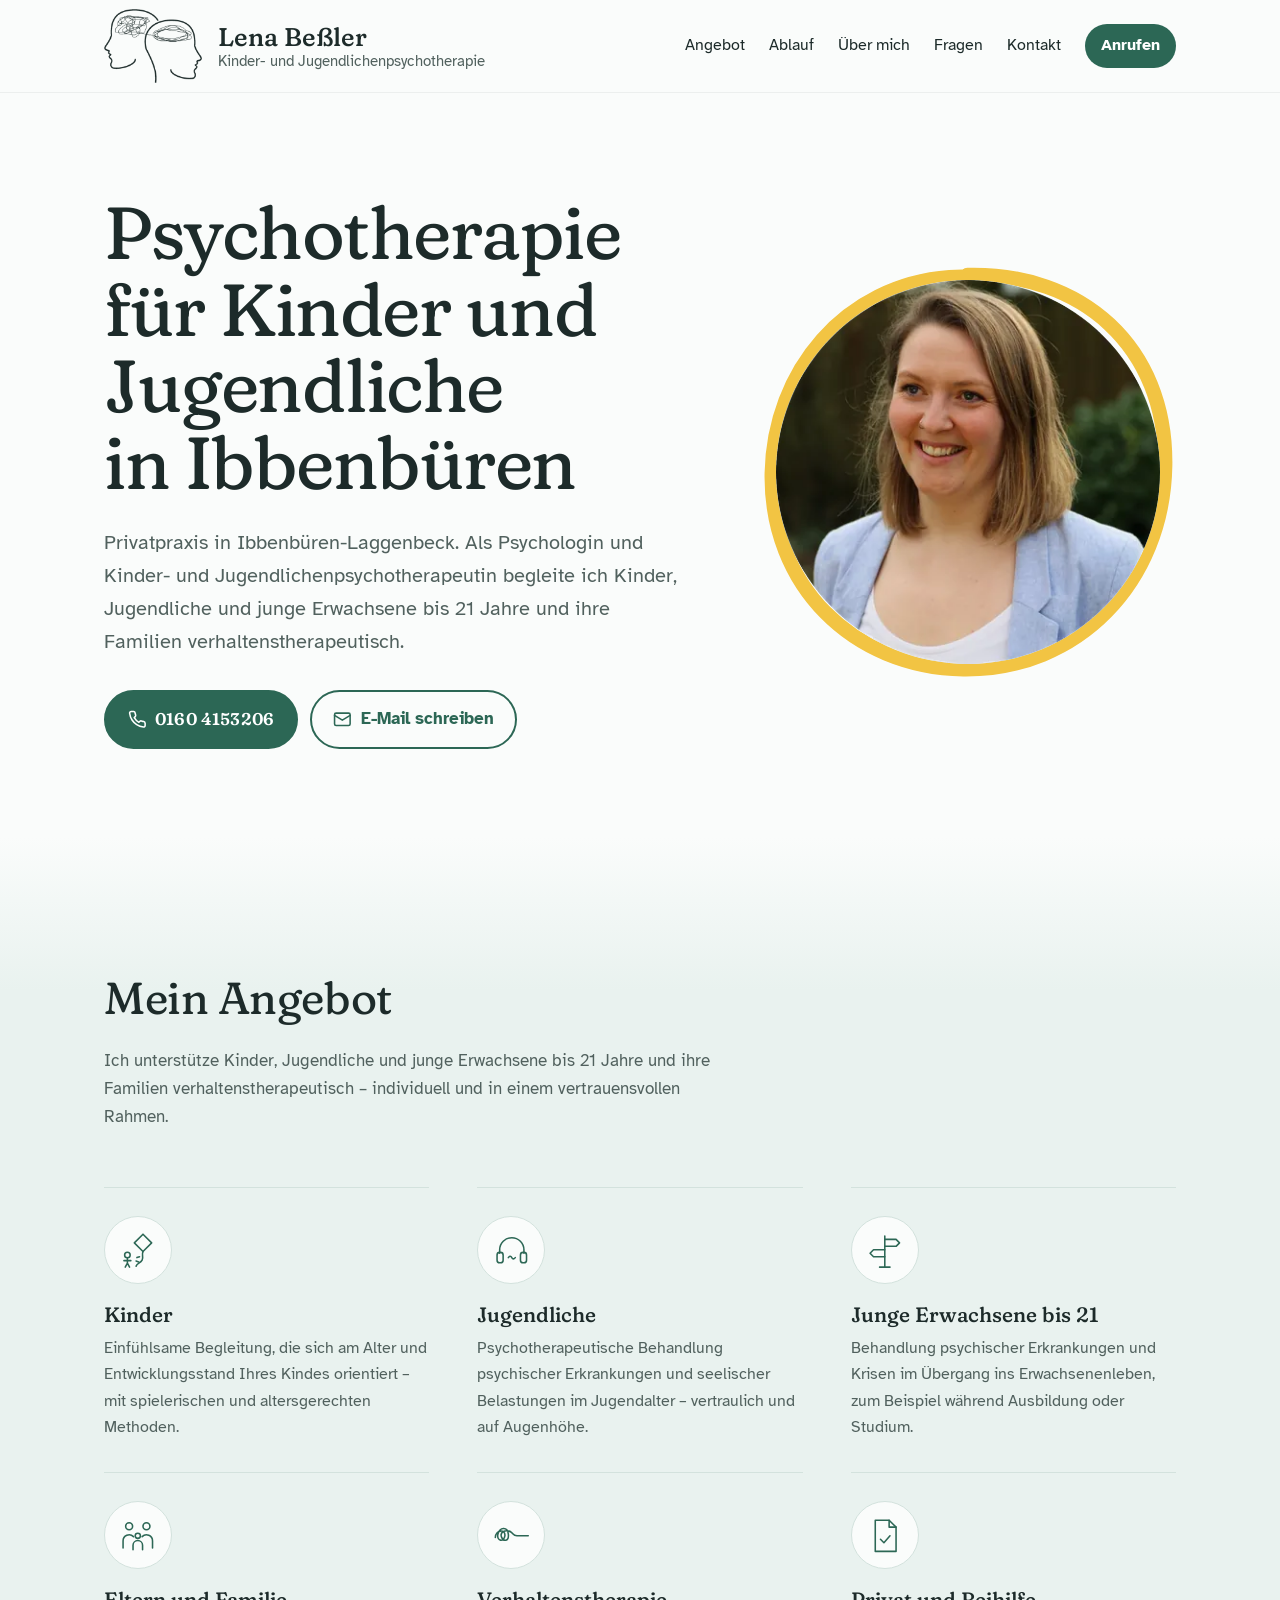
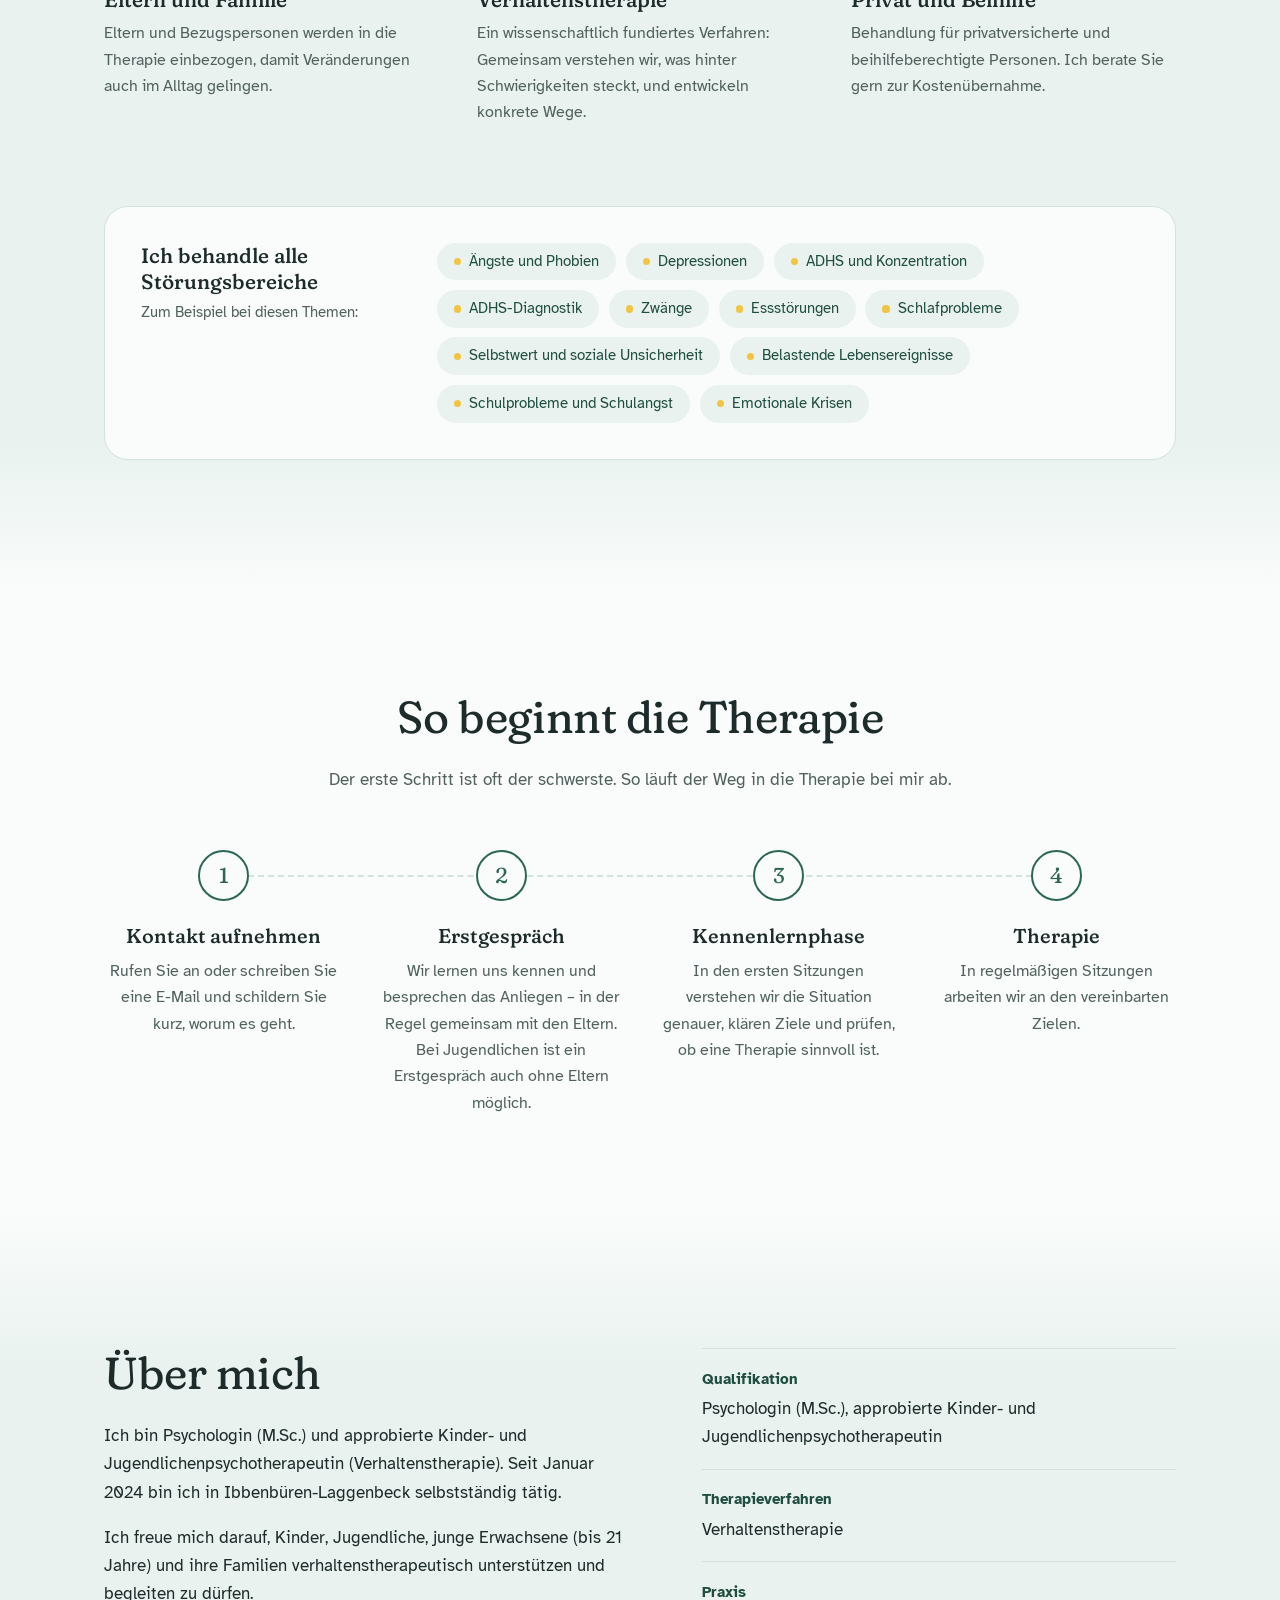
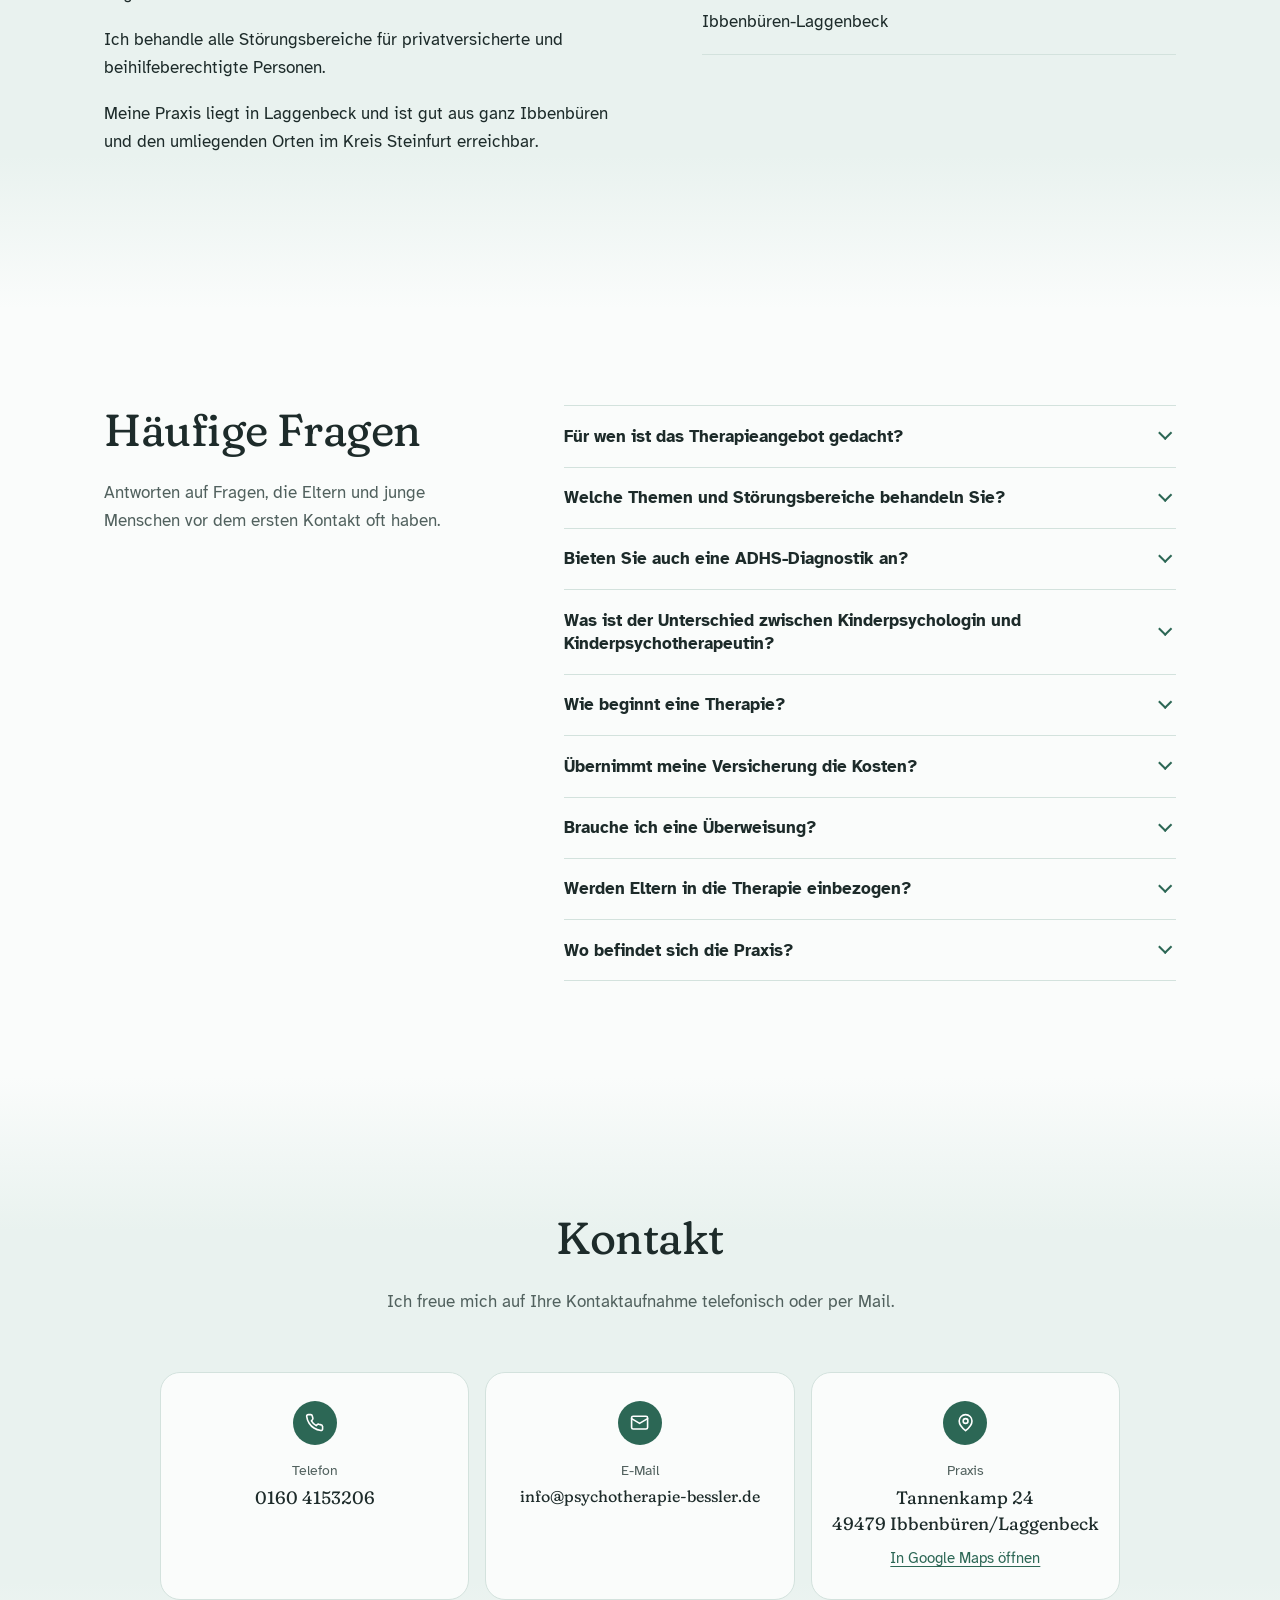
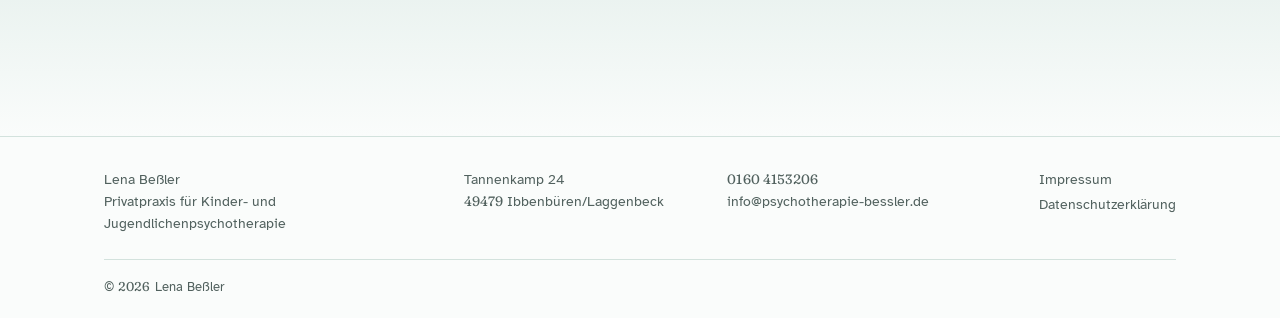
<file: site/index.html>
<!DOCTYPE html>
<html lang="de">
<head>
<meta charset="utf-8">
<meta name="viewport" content="width=device-width, initial-scale=1">
<title>Kinder- & Jugendpsychotherapie Ibbenbüren | Lena Beßler</title>
<meta name="description" content="Kinder- & Jugendlichenpsychotherapeutin und Psychologin Lena Beßler in Ibbenbüren-Laggenbeck. Verhaltenstherapie bis 21 Jahre – privat & Beihilfe.">
<meta name="robots" content="index, follow, max-image-preview:large, max-snippet:-1">
<meta name="author" content="Lena Beßler">
<link rel="canonical" href="https://psychotherapie-bessler.de/">
<meta name="theme-color" content="#FAFCFB">

<meta property="og:type" content="website">
<meta property="og:locale" content="de_DE">
<meta property="og:site_name" content="Lena Beßler – Psychotherapie">
<meta property="og:title" content="Kinder- & Jugendpsychotherapie Ibbenbüren | Lena Beßler">
<meta property="og:description" content="Verhaltenstherapeutische Begleitung für Kinder, Jugendliche und junge Erwachsene bis 21 Jahre und ihre Familien in Ibbenbüren-Laggenbeck.">
<meta property="og:url" content="https://psychotherapie-bessler.de/">
<meta property="og:image" content="https://psychotherapie-bessler.de/assets/og-image.jpg">
<meta property="og:image:width" content="1200">
<meta property="og:image:height" content="630">
<meta property="og:image:alt" content="Porträt von Lena Beßler">
<meta name="twitter:card" content="summary_large_image">
<meta name="twitter:title" content="Kinder- & Jugendpsychotherapie Ibbenbüren | Lena Beßler">
<meta name="twitter:description" content="Kinder- & Jugendlichenpsychotherapeutin und Psychologin Lena Beßler in Ibbenbüren-Laggenbeck. Verhaltenstherapie bis 21 Jahre – privat & Beihilfe.">
<meta name="twitter:image" content="https://psychotherapie-bessler.de/assets/og-image.jpg">

<meta name="geo.region" content="DE-NW">
<meta name="geo.placename" content="Ibbenbüren-Laggenbeck">
<meta name="geo.position" content="52.2582915;7.7860296">
<meta name="ICBM" content="52.2582915, 7.7860296">
<meta name="format-detection" content="telephone=yes">

<link rel="icon" href="favicon.ico" sizes="32x32">
<link rel="icon" href="assets/favicon-48.png" type="image/png" sizes="48x48">
<link rel="apple-touch-icon" href="assets/apple-touch-icon.png">
<link rel="manifest" href="site.webmanifest">
<link rel="preload" as="image" type="image/webp" fetchpriority="high" imagesrcset="assets/lena-bessler-400.webp 400w, assets/lena-bessler-600.webp 600w, assets/lena-bessler.webp 800w" imagesizes="(max-width: 52rem) 16rem, 24rem">
<link rel="preload" href="assets/fonts/fraunces.woff2" as="font" type="font/woff2" crossorigin>
<link rel="preload" href="assets/fonts/atkinson-400.woff2" as="font" type="font/woff2" crossorigin>
<style>@font-face{font-family:"Fraunces";src:url("assets/fonts/fraunces.woff2") format("woff2");font-weight:300 700;font-display:swap}@font-face{font-family:"Atkinson";src:url("assets/fonts/atkinson-400.woff2") format("woff2");font-weight:400;font-display:swap}@font-face{font-family:"Atkinson";src:url("assets/fonts/atkinson-400i.woff2") format("woff2");font-weight:400;font-style:italic;font-display:swap}@font-face{font-family:"Atkinson";src:url("assets/fonts/atkinson-700.woff2") format("woff2");font-weight:700;font-display:swap}:root{--paper:#FAFCFB;--mist:#E9F2EF;--line:#D3E2DD;--ink:#1D2B2A;--muted:#51615E;--fir:#2C6755;--fir-dark:#1F4E40;--sun:#F2C443;--serif:"Fraunces",Georgia,"Times New Roman",serif;--sans:"Atkinson",system-ui,-apple-system,"Segoe UI",Roboto,Arial,sans-serif;--wrap:72rem;--gutter:clamp(1.25rem,4vw,2.5rem);}*,*::before,*::after{box-sizing:border-box}html{scroll-behavior:smooth;-webkit-text-size-adjust:100%}@media (prefers-reduced-motion:reduce){html{scroll-behavior:auto}}body{margin:0;background:var(--paper);color:var(--ink);font-family:var(--sans);font-size:1.0625rem;line-height:1.65;text-rendering:optimizeLegibility}img{max-width:100%;height:auto;display:block}a{color:var(--fir);text-underline-offset:.18em;text-decoration-thickness:1px}a:hover{color:var(--fir-dark);text-decoration-thickness:2px}:focus-visible{outline:3px solid var(--fir);outline-offset:3px;border-radius:4px}.skip{position:absolute;left:-999px;top:0;background:var(--ink);color:#fff;padding:.6rem 1rem;z-index:10}.skip:focus{left:1rem;top:1rem}.wrap{max-width:var(--wrap);margin:0 auto;padding:0 var(--gutter)}.site-header{border-bottom:1px solid var(--line);background:rgba(250,252,251,.92);backdrop-filter:saturate(1.2) blur(8px);position:sticky;top:0;z-index:5}.site-header .wrap{display:flex;align-items:center;justify-content:space-between;gap:1rem;min-height:5.75rem}.brand{display:flex;align-items:center;gap:1rem;text-decoration:none;color:var(--ink);line-height:1.2}.brand .logo{width:auto;height:4.6rem}.brand-text{display:flex;flex-direction:column}.brand strong{font-family:var(--serif);font-weight:500;font-size:1.6rem;font-variation-settings:"SOFT" 100}.brand-text span{font-size:.92rem;color:var(--muted)}.nav{display:flex;align-items:center;gap:1.5rem}.nav a{color:var(--ink);text-decoration:none;font-size:.97rem}.nav a:hover{color:var(--fir)}.nav .call{background:var(--fir);color:#fff;padding:.55rem 1rem;border-radius:999px;font-weight:700}.nav .call:hover{background:var(--fir-dark);color:#fff}@media (max-width:40rem){.nav .text-link{display:none}.brand-text span{display:none}.brand .logo{height:3.4rem}.brand strong{font-size:1.35rem}.site-header .wrap{min-height:4.75rem}}.hero{padding:clamp(3rem,8vw,6.5rem) 0 clamp(3rem,7vw,5.5rem)}.hero .wrap{display:grid;grid-template-columns:1.25fr .9fr;gap:clamp(2rem,6vw,5rem);align-items:center}.hero h1{font-family:var(--serif);font-weight:400;font-variation-settings:"SOFT" 100,"opsz" 144;font-size:clamp(2.5rem,6.2vw,4.6rem);line-height:1.04;letter-spacing:-.02em;margin:0 0 1.5rem;max-width:14ch}.hero .lead{font-size:clamp(1.1rem,1.6vw,1.25rem);color:var(--muted);max-width:36rem;margin:0 0 2rem}.actions{display:flex;flex-wrap:wrap;gap:.75rem}.btn{display:inline-flex;align-items:center;gap:.55rem;padding:.85rem 1.35rem;border-radius:999px;font-weight:700;text-decoration:none;border:2px solid var(--fir);transition:background-color .15s,color .15s}.btn svg{width:1.1em;height:1.1em;flex:none}.btn-primary{background:var(--fir);color:#fff}.btn-primary:hover{background:var(--fir-dark);border-color:var(--fir-dark);color:#fff}.btn-ghost{color:var(--fir);background:transparent}.btn-ghost:hover{background:var(--mist);color:var(--fir-dark)}.portrait{position:relative;justify-self:center;width:min(100%,24rem);aspect-ratio:1}.portrait .ring{position:absolute;inset:-9%;width:118%;height:118%;overflow:visible;pointer-events:none}.portrait .ring path{fill:none;stroke:var(--sun);stroke-width:3.2;stroke-linecap:round;stroke-dasharray:1;stroke-dashoffset:1;animation:draw 1.6s .3s cubic-bezier(.6,.1,.3,1) forwards}@keyframes draw{to{stroke-dashoffset:0}}@media (prefers-reduced-motion:reduce){.portrait .ring path{animation:none;stroke-dashoffset:0}}.portrait .photo{position:relative;width:100%;height:100%;border-radius:50%;overflow:hidden;background:var(--mist);display:grid;place-items:center}.portrait .photo picture,.portrait .photo img{width:100%;height:100%;object-fit:cover}@media (max-width:52rem){.hero .wrap{grid-template-columns:1fr}.portrait{order:-1;width:min(62%,16rem);justify-self:start;margin-left:6%}}section{scroll-margin-top:6.5rem}.band{position:relative;background:var(--mist);border:0}.band::before,.band::after{content:"";position:absolute;left:0;right:0;height:clamp(28px,4vw,56px);background-repeat:no-repeat;background-size:100% 100%;pointer-events:none}.band::before{bottom:100%;margin-bottom:-1px;background-image:url("data:image/svg+xml,%3Csvg xmlns='http://www.w3.org/2000/svg' viewBox='0 0 1440 60' preserveAspectRatio='none'%3E%3Cpath fill='%23E9F2EF' d='M0 38C180 14 360 8 560 22s400 34 600 22 220-26 280-32V60H0z'/%3E%3C/svg%3E")}.band::after{top:100%;margin-top:-1px;background-image:url("data:image/svg+xml,%3Csvg xmlns='http://www.w3.org/2000/svg' viewBox='0 0 1440 60' preserveAspectRatio='none'%3E%3Cpath fill='%23E9F2EF' d='M0 0h1440v26c-200 24-420 30-640 16S380 10 220 18 60 34 0 30z'/%3E%3C/svg%3E")}#fragen.band::before{background-image:url("data:image/svg+xml,%3Csvg xmlns='http://www.w3.org/2000/svg' viewBox='0 0 1440 60' preserveAspectRatio='none'%3E%3Cpath fill='%23E9F2EF' d='M0 20c160 10 340 30 560 26s420-34 600-36 240 10 280 16V60H0z'/%3E%3C/svg%3E")}#fragen.band::after{background-image:url("data:image/svg+xml,%3Csvg xmlns='http://www.w3.org/2000/svg' viewBox='0 0 1440 60' preserveAspectRatio='none'%3E%3Cpath fill='%23E9F2EF' d='M0 0h1440v34c-180-18-380-26-600-14S420 42 240 38 60 22 0 24z'/%3E%3C/svg%3E")}.band + section,.band + footer{padding-top:clamp(28px,4vw,56px)}.band .section{padding-block:clamp(3rem,7vw,5rem)}.site-footer{border-top:0}.section{padding-block:clamp(3.5rem,8vw,6rem)}.section h2{font-family:var(--serif);font-weight:400;font-variation-settings:"SOFT" 100,"opsz" 96;font-size:clamp(1.9rem,3.6vw,2.8rem);line-height:1.12;letter-spacing:-.01em;margin:0 0 1.5rem}.about{display:grid;grid-template-columns:1.1fr 1fr;gap:clamp(2rem,6vw,5rem);align-items:start}.about .prose p{margin:0 0 1.1rem;max-width:38rem}.facts{margin:0;display:grid;gap:0}.facts div{padding:1.1rem 0;border-top:1px solid var(--line)}.facts div:last-child{border-bottom:1px solid var(--line)}.facts dt{font-weight:700;font-size:.95rem;color:var(--fir-dark);margin-bottom:.2rem}.facts dd{margin:0}@media (max-width:52rem){.about{grid-template-columns:1fr}}.section-head{max-width:40rem;margin-bottom:clamp(2.5rem,5vw,3.5rem)}.section-head p{color:var(--muted);margin:0}.offers{list-style:none;margin:0;padding:0;display:grid;grid-template-columns:repeat(3,1fr);column-gap:clamp(1.5rem,4vw,3rem)}.offer{padding:1.75rem 0 2rem;border-top:1px solid var(--line)}.offer-icon{display:grid;place-items:center;width:4.25rem;height:4.25rem;border-radius:50%;background:var(--paper);color:var(--fir);margin-bottom:1.1rem;border:1px solid var(--line)}.offer-icon svg{width:2.6rem;height:2.6rem}.offer h3{font-family:var(--serif);font-weight:500;font-variation-settings:"SOFT" 100;font-size:1.3rem;line-height:1.25;margin:0 0 .45rem}.offer p{margin:0;color:var(--muted);font-size:1rem;max-width:34ch}.topics{margin-top:clamp(1.5rem,4vw,2.5rem);padding-top:2rem;border-top:1px solid var(--line)}.topics h3{font-size:1rem;font-weight:700;margin:0 0 1rem;color:var(--fir-dark)}.chips{list-style:none;margin:0;padding:0;display:flex;flex-wrap:wrap;gap:.55rem}.chips li{background:var(--paper);border:1px solid var(--line);border-radius:999px;padding:.4rem .95rem;font-size:.95rem}@media (max-width:60rem){.offers{grid-template-columns:repeat(2,1fr)}}@media (max-width:36rem){.offers{grid-template-columns:1fr}.offer{display:grid;grid-template-columns:4.25rem 1fr;column-gap:1rem;padding:1.4rem 0}.offer-icon{grid-row:span 2;margin:0}.offer p{grid-column:2}}.faq-grid{display:grid;grid-template-columns:1fr 1.6fr;gap:clamp(2rem,6vw,5rem);align-items:start}.faq details{border-top:1px solid var(--line)}.faq details:last-child{border-bottom:1px solid var(--line)}.faq summary{list-style:none;cursor:pointer;display:flex;justify-content:space-between;align-items:center;gap:1rem;padding:1.15rem 0}.faq summary::-webkit-details-marker{display:none}.faq summary h3{margin:0;font-size:1.05rem;font-weight:700;line-height:1.4}.faq summary::after{content:"";flex:none;margin-right:.35rem;width:.65rem;height:.65rem;border-right:2px solid var(--fir);border-bottom:2px solid var(--fir);transform:translateY(-3px) rotate(45deg);transition:transform .2s}.faq details[open] summary::after{transform:translateY(3px) rotate(-135deg)}.faq summary:hover h3{color:var(--fir)}.faq details p{margin:0 0 1.25rem;color:var(--muted);max-width:60ch}@media (prefers-reduced-motion:reduce){.faq summary::after{transition:none}}@media (max-width:52rem){.faq-grid{grid-template-columns:1fr}}.contact{display:grid;grid-template-columns:1fr 1.1fr;gap:clamp(2rem,6vw,5rem);align-items:start}.contact-intro p{margin:0 0 1rem;max-width:30rem}.contact-intro .hint{color:var(--muted);font-size:.97rem}.channels{list-style:none;margin:0;padding:.5rem 1.75rem;background:var(--mist);border:1px solid var(--line);border-radius:1.25rem}.channels li{display:flex;gap:1rem;align-items:flex-start;padding:1.25rem 0}.channels li + li{border-top:1px solid var(--line)}.ch-icon{flex:none;display:grid;place-items:center;width:2.75rem;height:2.75rem;border-radius:50%;background:var(--fir);color:#fff}.ch-icon svg{width:1.2rem;height:1.2rem}.ch-body{display:flex;flex-direction:column;gap:.1rem;min-width:0}.ch-body .label{font-size:.85rem;color:var(--muted)}.ch-body > a,.ch-body address{font-size:1.1rem;font-weight:700;color:var(--ink);text-decoration:none;font-style:normal;overflow-wrap:anywhere;line-height:1.45}.ch-body > a:hover{color:var(--fir)}.ch-body address{font-weight:400}.ch-body .route{font-size:.95rem;font-weight:400;color:var(--fir);text-decoration:underline;margin-top:.3rem}@media (max-width:52rem){.contact{grid-template-columns:1fr}.channels{padding:.25rem 1.25rem}}.site-footer{border-top:1px solid var(--line);padding:2rem 0;font-size:.92rem;color:var(--muted)}.site-footer .wrap{display:flex;flex-wrap:wrap;justify-content:space-between;gap:1rem}.site-footer ul{list-style:none;margin:0;padding:0;display:flex;gap:1.5rem}.site-footer a{color:var(--muted)}.site-footer a:hover{color:var(--fir)}.legal{padding:clamp(3rem,7vw,5rem) 0}.legal .wrap{max-width:46rem}.legal h1{font-family:var(--serif);font-weight:400;font-variation-settings:"SOFT" 100,"opsz" 96;font-size:clamp(2.1rem,4.5vw,3rem);line-height:1.1;margin:0 0 2rem}.legal h2{font-family:var(--serif);font-weight:500;font-size:1.5rem;margin:2.75rem 0 .75rem}.legal h3{font-size:1.08rem;margin:1.75rem 0 .4rem}.legal h4{font-size:1rem;margin:1.25rem 0 .3rem;color:var(--muted)}.legal p,.legal ul{margin:0 0 1rem}.legal .caps{text-transform:none;font-weight:700}.back{display:inline-block;margin-bottom:2rem;font-size:.95rem}.num{font-family:var(--serif);font-variation-settings:"SOFT" 100;font-variant-numeric:lining-nums;letter-spacing:.01em}.btn .num{font-weight:600}.subnav{display:none}@media (max-width:40rem){.subnav{display:flex;gap:1.25rem;overflow-x:auto;padding:.55rem var(--gutter) .65rem;border-top:1px solid var(--line);font-size:.92rem;scrollbar-width:none;-webkit-overflow-scrolling:touch}.subnav::-webkit-scrollbar{display:none}.subnav a{color:var(--ink);text-decoration:none;white-space:nowrap}.subnav a:hover{color:var(--fir)}section{scroll-margin-top:8rem}.portrait{width:min(46%,10.5rem);margin-left:4%}.hero{padding-top:2.25rem}}.section-head.center{text-align:center;margin-left:auto;margin-right:auto}.steps{list-style:none;margin:0;padding:0;display:grid;grid-template-columns:repeat(4,1fr);gap:clamp(1.25rem,3vw,2.5rem);position:relative}.steps::before{content:"";position:absolute;top:1.6rem;left:12.5%;right:12.5%;border-top:2px dashed var(--line)}.step{position:relative;text-align:center}.step-num{position:relative;display:grid;place-items:center;width:3.2rem;height:3.2rem;margin:0 auto 1.1rem;border-radius:50%;background:var(--paper);border:2px solid var(--fir);color:var(--fir);font-family:var(--serif);font-variation-settings:"SOFT" 100;font-size:1.35rem}.step h3{font-family:var(--serif);font-weight:500;font-variation-settings:"SOFT" 100;font-size:1.25rem;margin:0 0 .4rem}.step p{margin:0 auto;color:var(--muted);font-size:1rem;max-width:28ch}@media (max-width:52rem){.steps{grid-template-columns:1fr;gap:0;max-width:34rem;margin:0 auto}.steps::before{top:1.6rem;bottom:5rem;left:1.6rem;right:auto;border-top:0;border-left:2px dashed var(--line)}.step{text-align:left;display:grid;grid-template-columns:3.2rem 1fr;column-gap:1.1rem;padding-bottom:1.75rem}.step:last-child{padding-bottom:0}.step-num{grid-row:span 2;margin:0}.step p{margin:0;max-width:none}}.quote{margin:0 auto clamp(2.5rem,6vw,4rem);max-width:44rem;text-align:center}.quote-mark{width:3rem;height:2.25rem;margin:0 auto 1rem;display:block;fill:none;stroke:var(--sun);stroke-width:4;stroke-linecap:round}.quote blockquote{margin:0}.quote blockquote p{font-family:var(--serif);font-weight:400;font-variation-settings:"SOFT" 100,"opsz" 72;font-size:clamp(1.45rem,3vw,2.1rem);line-height:1.3;letter-spacing:-.005em;margin:0}.quote figcaption{margin-top:1rem;color:var(--muted);font-size:.95rem}.topic-list{list-style:none;margin:0;padding:0;columns:2;column-gap:3rem;max-width:44rem}.topic-list li{break-inside:avoid;padding:.35rem 0 .35rem 1.35rem;position:relative}.topic-list li::before{content:"";position:absolute;left:0;top:.95rem;width:.5rem;height:.5rem;border-radius:50%;background:var(--sun)}@media (max-width:36rem){.topic-list{columns:1}}.contact-tiles{list-style:none;margin:0 auto;padding:0;display:grid;grid-template-columns:repeat(3,1fr);gap:1rem;max-width:60rem}.contact-tiles li{background:var(--paper);border:1px solid var(--line);border-radius:1.25rem;padding:1.75rem 1.25rem;display:flex;flex-direction:column;align-items:center;text-align:center;gap:.2rem}.contact-tiles .ch-icon{margin-bottom:.75rem}.contact-tiles .label{font-size:.85rem;color:var(--muted)}.contact-tiles .value{font-size:1.1rem;color:var(--ink);text-decoration:none;font-style:normal;line-height:1.45;overflow-wrap:anywhere}.contact-tiles a.value{font-weight:700}.contact-tiles a.value.num{font-weight:500;font-size:1.3rem}.contact-tiles a.value:hover{color:var(--fir)}.contact-tiles .route{font-size:.95rem;margin-top:.35rem}.contact-hint{text-align:center;color:var(--muted);font-size:.95rem;margin:1.5rem auto 0;max-width:36rem}@media (max-width:52rem){.contact-tiles{grid-template-columns:1fr;max-width:26rem}}.site-footer{padding:2.5rem 0 1.5rem}.site-footer .footer-grid{display:grid;grid-template-columns:1.5fr 1fr 1.2fr auto;gap:2rem;align-items:start;justify-content:initial}.f-brand{display:flex;gap:.9rem;align-items:center}.f-brand img{height:3.4rem;width:auto}.f-brand p{margin:0;line-height:1.45}.f-brand strong{font-family:var(--serif);font-weight:500;color:var(--ink);font-size:1.1rem}.f-col{margin:0;font-style:normal;line-height:1.6}.site-footer .f-legal{display:flex;flex-direction:column;gap:.35rem}.f-copy{margin-top:2rem;font-size:.88rem}.f-copy::before{content:"";display:block;border-top:1px solid var(--line);margin-bottom:1.25rem}@media (max-width:52rem){.site-footer .footer-grid{grid-template-columns:1fr 1fr}.f-brand{grid-column:1/-1}}@media (max-width:30rem){.site-footer .footer-grid{grid-template-columns:1fr}}.site-footer .f-copy{display:block}.contact-tiles li:nth-child(2) a.value{font-size:1rem}.quote{margin-top:.5rem}.quote blockquote p,.section h2,.hero h1,.step h3{text-wrap:balance}.site-footer.after-band{padding-top:calc(clamp(28px,4vw,56px) + 2.5rem)}.topics{margin-top:clamp(2rem,5vw,3rem);padding:clamp(1.5rem,3vw,2.25rem);border-top:0;background:var(--paper);border:1px solid var(--line);border-radius:1.5rem;display:grid;grid-template-columns:minmax(12rem,16rem) 1fr;gap:1.25rem 2.5rem;align-items:start}.topics h3{font-family:var(--serif);font-weight:500;font-variation-settings:"SOFT" 100;font-size:1.3rem;line-height:1.25;color:var(--ink);margin:0 0 .35rem}.topics-head p{margin:0;color:var(--muted);font-size:.95rem}.topics .chips{gap:.6rem}.topics .chips li{display:inline-flex;align-items:center;gap:.5rem;background:var(--mist);border:1px solid transparent;color:var(--fir-dark);padding:.5rem 1rem;font-size:.95rem;line-height:1.3}.topics .chips li::before{content:"";width:.45rem;height:.45rem;border-radius:50%;background:var(--sun);flex:none}@media (max-width:52rem){.topics{grid-template-columns:1fr}}.contact-tiles .value,.contact-tiles a.value,.contact-tiles a.value.num,.contact-tiles li:nth-child(2) a.value{font-family:var(--serif);font-variation-settings:"SOFT" 100;font-weight:400;font-size:1.12rem;line-height:1.45;color:var(--ink);letter-spacing:0}.site-footer{font-size:.85rem;color:var(--muted);padding:2rem 0 1.25rem}.site-footer.after-band{padding-top:calc(clamp(28px,4vw,56px) + 1.75rem)}.site-footer .footer-grid{grid-template-columns:1.4fr 1fr 1.2fr auto;gap:1.5rem}.f-brand{display:block}.f-brand p,.f-col{line-height:1.6}.site-footer a{color:var(--muted);text-decoration:none}.site-footer a:hover{color:var(--fir);text-decoration:underline}.site-footer .f-legal{gap:.2rem}.f-copy{margin-top:1.5rem;font-size:.8rem}.f-copy::before{margin-bottom:1rem}@media (max-width:52rem){.site-footer .footer-grid{grid-template-columns:1fr 1fr}.f-brand{grid-column:1/-1}}@media (max-width:30rem){.site-footer .footer-grid{grid-template-columns:1fr;gap:1rem}}.band{background:linear-gradient(to bottom,var(--paper) 0,var(--mist) clamp(6rem,12vw,10rem),var(--mist) calc(100% - clamp(6rem,12vw,10rem)),var(--paper) 100%)}.band::before,.band::after{content:none;display:none}.band + section,.band + footer{padding-top:0}.band .section{padding-block:clamp(5.5rem,11vw,8.5rem)}.site-footer.after-band{padding-top:2rem}.site-header{background:rgba(250,252,251,.45);-webkit-backdrop-filter:saturate(1.6) blur(16px);backdrop-filter:saturate(1.6) blur(16px);border-bottom:1px solid rgba(29,43,42,.06);transition:box-shadow .25s}.site-header.scrolled{box-shadow:0 8px 24px -18px rgba(29,43,42,.25)}@media (max-width:40rem){.subnav{border-top-color:rgba(29,43,42,.06)}}.site-header{background:rgb(250,252,251);-webkit-backdrop-filter:none;backdrop-filter:none}@media (max-width:52rem){.hero .wrap{text-align:center;justify-items:center}.portrait{justify-self:center;margin-left:0;margin-right:0}.hero h1,.hero .lead{margin-left:auto;margin-right:auto}.actions{flex-direction:column;align-items:center}.actions .btn{width:min(100%,19rem);justify-content:center}#ueber-mich h2{text-align:center}#angebot .section-head,#fragen .section-head{text-align:center;margin-left:auto;margin-right:auto}.topics-head{text-align:center}.topics .chips{justify-content:center}.site-footer .footer-grid{text-align:center;justify-items:center}.site-footer .f-legal{align-items:center}.f-copy{text-align:center}}@media (max-width:40rem){.subnav{justify-content:safe center}}.site-footer a.num,.site-footer .num{font-family:var(--serif);font-variation-settings:"SOFT" 100;font-variant-numeric:lining-nums;letter-spacing:.01em}.contact-tiles li:nth-child(2) a.value{font-size:1rem}@media (max-width:52rem){.topics .chips li{font-size:.88rem;padding:.4rem .8rem;gap:.4rem}}</style>

<script type="application/ld+json">
{
 "@context": "https://schema.org",
 "@graph": [
  {
   "@type": "WebSite",
   "@id": "https://psychotherapie-bessler.de/#website",
   "url": "https://psychotherapie-bessler.de/",
   "name": "Lena Beßler – Psychotherapie für Kinder und Jugendliche",
   "inLanguage": "de-DE",
   "publisher": {
    "@id": "https://psychotherapie-bessler.de/#praxis"
   }
  },
  {
   "@type": "WebPage",
   "@id": "https://psychotherapie-bessler.de/#webpage",
   "url": "https://psychotherapie-bessler.de/",
   "name": "Kinder- & Jugendpsychotherapie Ibbenbüren | Lena Beßler",
   "isPartOf": {
    "@id": "https://psychotherapie-bessler.de/#website"
   },
   "about": {
    "@id": "https://psychotherapie-bessler.de/#praxis"
   },
   "primaryImageOfPage": {
    "@id": "https://psychotherapie-bessler.de/#portrait"
   },
   "inLanguage": "de-DE",
   "dateModified": "2026-10-22"
  },
  {
   "@type": "ImageObject",
   "@id": "https://psychotherapie-bessler.de/#portrait",
   "url": "https://psychotherapie-bessler.de/assets/lena-bessler.webp",
   "width": 800,
   "height": 800,
   "caption": "Lena Beßler, Kinder- und Jugendlichenpsychotherapeutin in Ibbenbüren"
  },
  {
   "@type": [
    "MedicalBusiness",
    "MedicalClinic"
   ],
   "@id": "https://psychotherapie-bessler.de/#praxis",
   "name": "Lena Beßler – Privatpraxis für Kinder- und Jugendlichenpsychotherapie",
   "alternateName": [
    "Psychotherapie Beßler Ibbenbüren",
    "Kinderpsychologin Lena Beßler"
   ],
   "description": "Verhaltenstherapeutische Psychotherapie für Kinder, Jugendliche und junge Erwachsene bis 21 Jahre sowie ihre Familien in Ibbenbüren-Laggenbeck. Für privatversicherte und beihilfeberechtigte Personen.",
   "url": "https://psychotherapie-bessler.de/",
   "image": {
    "@id": "https://psychotherapie-bessler.de/#portrait"
   },
   "logo": "https://psychotherapie-bessler.de/assets/logo.png",
   "telephone": "+49 160 4153206",
   "email": "info@psychotherapie-bessler.de",
   "address": {
    "@type": "PostalAddress",
    "streetAddress": "Tannenkamp 24",
    "postalCode": "49479",
    "addressLocality": "Ibbenbüren",
    "addressRegion": "Nordrhein-Westfalen",
    "addressCountry": "DE"
   },
   "hasMap": "https://www.google.com/maps/place/Lena+Be%C3%9Fler+-+Privatpraxis+f%C3%BCr+Kinder-+und+Jugendlichenpsychotherapie/@52.2582948,7.7834547,17z/data=!4m6!3m5!1s0xba8f7ec1a0ab901:0xcd1f4185cb00651f!8m2!3d52.2582915!4d7.7860296!16s%2Fg%2F11vjks72hc",
   "areaServed": [
    {
     "@type": "City",
     "name": "Ibbenbüren"
    },
    {
     "@type": "Place",
     "name": "Laggenbeck"
    },
    {
     "@type": "AdministrativeArea",
     "name": "Kreis Steinfurt"
    },
    {
     "@type": "City",
     "name": "Osnabrück"
    },
    {
     "@type": "AdministrativeArea",
     "name": "Landkreis Osnabrück"
    }
   ],
   "availableService": [
    {
     "@type": "MedicalTherapy",
     "name": "Verhaltenstherapie für Kinder"
    },
    {
     "@type": "DiagnosticProcedure",
     "name": "ADHS-Diagnostik für Kinder, Jugendliche und junge Erwachsene"
    },
    {
     "@type": "MedicalTherapy",
     "name": "Verhaltenstherapie für Jugendliche"
    },
    {
     "@type": "MedicalTherapy",
     "name": "Verhaltenstherapie für junge Erwachsene bis 21 Jahre"
    },
    {
     "@type": "MedicalTherapy",
     "name": "Einbezug von Eltern und Bezugspersonen"
    }
   ],
   "knowsAbout": [
    "Kinder- und Jugendlichenpsychotherapie",
    "Kinderpsychologie",
    "Verhaltenstherapie",
    "Angststörungen",
    "Depression",
    "ADHS",
    "ADHS-Diagnostik",
    "Zwangsstörungen"
   ],
   "paymentAccepted": "Private Krankenversicherung, Beihilfe",
   "currenciesAccepted": "EUR",
   "founder": {
    "@id": "https://psychotherapie-bessler.de/#lena"
   },
   "employee": {
    "@id": "https://psychotherapie-bessler.de/#lena"
   },
   "geo": {
    "@type": "GeoCoordinates",
    "latitude": 52.2582915,
    "longitude": 7.7860296
   },
   "sameAs": [
    "https://www.google.com/maps/place/Lena+Be%C3%9Fler+-+Privatpraxis+f%C3%BCr+Kinder-+und+Jugendlichenpsychotherapie/@52.2582948,7.7834547,17z/data=!4m6!3m5!1s0xba8f7ec1a0ab901:0xcd1f4185cb00651f!8m2!3d52.2582915!4d7.7860296!16s%2Fg%2F11vjks72hc"
   ]
  },
  {
   "@type": "Person",
   "@id": "https://psychotherapie-bessler.de/#lena",
   "name": "Lena Beßler",
   "honorificSuffix": "M.Sc.",
   "jobTitle": [
    "Kinder- und Jugendlichenpsychotherapeutin",
    "Psychologin"
   ],
   "image": {
    "@id": "https://psychotherapie-bessler.de/#portrait"
   },
   "worksFor": {
    "@id": "https://psychotherapie-bessler.de/#praxis"
   },
   "hasCredential": [
    {
     "@type": "EducationalOccupationalCredential",
     "credentialCategory": "degree",
     "name": "Master of Science Psychologie"
    },
    {
     "@type": "EducationalOccupationalCredential",
     "credentialCategory": "Approbation",
     "name": "Approbation als Kinder- und Jugendlichenpsychotherapeutin (Verhaltenstherapie)"
    }
   ],
   "memberOf": {
    "@type": "Organization",
    "name": "Psychotherapeutenkammer NRW",
    "url": "https://www.ptk-nrw.de/"
   }
  },
  {
   "@type": "FAQPage",
   "@id": "https://psychotherapie-bessler.de/#faq",
   "mainEntity": [
    {
     "@type": "Question",
     "name": "Für wen ist das Therapieangebot gedacht?",
     "acceptedAnswer": {
      "@type": "Answer",
      "text": "Ich behandle Kinder, Jugendliche und junge Erwachsene bis 21 Jahre und beziehe ihre Familien mit ein. Das Angebot richtet sich an privatversicherte und beihilfeberechtigte Personen."
     }
    },
    {
     "@type": "Question",
     "name": "Welche Themen und Störungsbereiche behandeln Sie?",
     "acceptedAnswer": {
      "@type": "Answer",
      "text": "Ich behandle alle Störungsbereiche, zum Beispiel Ängste, Depressionen, ADHS, Zwänge, Essstörungen, Schlafprobleme, Schwierigkeiten mit dem Selbstwert oder die Folgen belastender Lebensereignisse."
     }
    },
    {
     "@type": "Question",
     "name": "Bieten Sie auch eine ADHS-Diagnostik an?",
     "acceptedAnswer": {
      "@type": "Answer",
      "text": "Ja. Ich biete eine ausführliche ADHS-Diagnostik für Kinder, Jugendliche und junge Erwachsene bis 21 Jahre an. Dazu gehören Gespräche mit Ihnen und Ihrem Kind sowie Fragebögen und Testverfahren. Anschließend besprechen wir die Ergebnisse gemeinsam und überlegen, welche Unterstützung sinnvoll ist."
     }
    },
    {
     "@type": "Question",
     "name": "Was ist der Unterschied zwischen Kinderpsychologin und Kinderpsychotherapeutin?",
     "acceptedAnswer": {
      "@type": "Answer",
      "text": "Psychologin ist, wer Psychologie studiert hat. Psychische Erkrankungen eigenständig behandeln dürfen aber nur approbierte Psychotherapeutinnen und Psychotherapeuten – die Approbation setzt eine zusätzliche, staatlich geregelte Aus- bzw. Weiterbildung voraus. Ich bin beides: Psychologin (M.Sc.) und approbierte Kinder- und Jugendlichenpsychotherapeutin."
     }
    },
    {
     "@type": "Question",
     "name": "Wie beginnt eine Therapie?",
     "acceptedAnswer": {
      "@type": "Answer",
      "text": "Nach Ihrer Kontaktaufnahme per Telefon oder E-Mail vereinbaren wir ein erstes Gespräch. In den ersten Sitzungen lernen wir uns kennen, klären das Anliegen und prüfen gemeinsam, ob eine Psychotherapie sinnvoll ist."
     }
    },
    {
     "@type": "Question",
     "name": "Übernimmt meine Versicherung die Kosten?",
     "acceptedAnswer": {
      "@type": "Answer",
      "text": "Private Krankenversicherungen und die Beihilfe übernehmen die Kosten für eine Verhaltenstherapie in der Regel ganz oder anteilig. Der Umfang hängt von Ihrem Tarif ab. Bitte klären Sie vorab mit Ihrer Versicherung, welche Leistungen enthalten sind und ob ein Antrag nötig ist."
     }
    },
    {
     "@type": "Question",
     "name": "Brauche ich eine Überweisung?",
     "acceptedAnswer": {
      "@type": "Answer",
      "text": "Nein, eine Überweisung ist nicht nötig."
     }
    },
    {
     "@type": "Question",
     "name": "Werden Eltern in die Therapie einbezogen?",
     "acceptedAnswer": {
      "@type": "Answer",
      "text": "Ja. Je nach Alter und Anliegen finden Gespräche mit Eltern und Bezugspersonen statt, damit Veränderungen auch im Familienalltag gelingen."
     }
    },
    {
     "@type": "Question",
     "name": "Wo befindet sich die Praxis?",
     "acceptedAnswer": {
      "@type": "Answer",
      "text": "Die Praxis liegt in Ibbenbüren-Laggenbeck, Tannenkamp 24, 49479 Ibbenbüren. Sie ist gut aus Ibbenbüren und den umliegenden Orten im Kreis Steinfurt sowie aus Stadt und Landkreis Osnabrück erreichbar."
     }
    }
   ]
  }
 ]
}
</script>
</head>
<body>
<a class="skip" href="#inhalt">Zum Inhalt springen</a>

<header class="site-header">
  <div class="wrap">
    <a class="brand" href="#top" aria-label="Lena Beßler – zum Seitenanfang">
      <picture><source srcset="assets/logo.webp" type="image/webp"><img class="logo" src="assets/logo.png" width="318" height="240" alt="Logo der Praxis Lena Beßler"></picture>
      <span class="brand-text"><strong>Lena Beßler</strong>
      <span>Kinder- und Jugendlichenpsychotherapie</span></span>
    </a>
    <nav class="nav" aria-label="Hauptnavigation">
      <a class="text-link" href="#angebot">Angebot</a>
      <a class="text-link" href="#ablauf">Ablauf</a>
      <a class="text-link" href="#ueber-mich">Über mich</a>
      <a class="text-link" href="#fragen">Fragen</a>
      <a class="text-link" href="#kontakt">Kontakt</a>
      <a class="call" href="tel:+491604153206">Anrufen</a>
    </nav>
  </div>
  <nav class="subnav" aria-label="Abschnitte">
    <a href="#angebot">Angebot</a><a href="#ablauf">Ablauf</a><a href="#ueber-mich">Über mich</a><a href="#fragen">Fragen</a><a href="#kontakt">Kontakt</a>
  </nav>
</header>

<main id="inhalt">
  <section class="hero" id="top" aria-labelledby="titel">
    <div class="wrap">
      <div>
        <h1 id="titel">Psychotherapie für Kinder und Jugendliche in Ibbenbüren</h1>
        <p class="lead">Privatpraxis in Ibbenbüren-Laggenbeck. Als Psychologin und Kinder- und Jugendlichenpsychotherapeutin begleite ich Kinder, Jugendliche und junge Erwachsene bis 21 Jahre und ihre Familien verhaltenstherapeutisch.</p>
        <div class="actions">
          <a class="btn btn-primary" href="tel:+491604153206">
            <svg viewBox="0 0 24 24" fill="none" stroke="currentColor" stroke-width="2" stroke-linecap="round" stroke-linejoin="round" aria-hidden="true"><path d="M22 16.9v3a2 2 0 0 1-2.2 2 19.8 19.8 0 0 1-8.6-3.1 19.5 19.5 0 0 1-6-6A19.8 19.8 0 0 1 2.1 4.2 2 2 0 0 1 4.1 2h3a2 2 0 0 1 2 1.7c.1.9.4 1.8.7 2.7a2 2 0 0 1-.5 2.1L8 9.8a16 16 0 0 0 6 6l1.3-1.3a2 2 0 0 1 2.1-.4c.9.3 1.8.6 2.7.7a2 2 0 0 1 1.7 2z"/></svg>
            <span class="num">0160 4153206</span>
          </a>
          <a class="btn btn-ghost" href="mailto:info@psychotherapie-bessler.de">
            <svg viewBox="0 0 24 24" fill="none" stroke="currentColor" stroke-width="2" stroke-linecap="round" stroke-linejoin="round" aria-hidden="true"><rect x="2" y="4" width="20" height="16" rx="2"/><path d="m22 7-10 6L2 7"/></svg>
            E-Mail schreiben
          </a>
        </div>
      </div>

      <figure class="portrait">
        <svg class="ring" viewBox="0 0 100 100" aria-hidden="true">
          <path pathLength="1" d="M50 6.4C75 5.8 94 22 93.6 48.5 93.2 74 74.5 93.8 49 93.4 24.6 93 6.4 74.8 6.8 50.2 7.2 27.5 23 8.6 46 6.9c2.6-.2 5.4-.1 8 .3"/>
        </svg>
        <div class="photo">
          <picture>
            <source type="image/webp" srcset="assets/lena-bessler-400.webp 400w, assets/lena-bessler-600.webp 600w, assets/lena-bessler.webp 800w" sizes="(max-width: 52rem) 16rem, 24rem">
            <img src="assets/lena-bessler.png" width="600" height="600" alt="Porträt von Lena Beßler, Psychologin und Kinder- und Jugendlichenpsychotherapeutin in Ibbenbüren" fetchpriority="high">
          </picture>
                  </div>
      </figure>
    </div>
  </section>

  <section class="band" id="angebot" aria-labelledby="h-angebot">
    <div class="wrap section">
      <div class="section-head">
        <h2 id="h-angebot">Mein Angebot</h2>
        <p>Ich unterstütze Kinder, Jugendliche und junge Erwachsene bis 21 Jahre und ihre Familien verhaltenstherapeutisch – individuell und in einem vertrauensvollen Rahmen.</p>
      </div>
      <ul class="offers">
        <li class="offer">
          <span class="offer-icon"><svg viewBox="0 0 48 48" fill="none" stroke="currentColor" stroke-width="1.8" stroke-linecap="round" stroke-linejoin="round" aria-hidden="true"><path d="M30 6l10 10-10 10-10-10z"/><path d="M30 26c-2 4 1 6-1 10s-6 3-7 7"/><path d="M26 32l-3 1M25 38l-3-1"/><circle cx="12" cy="30" r="3.2"/><path d="M12 33.5v6M8 36.5h8M9.5 44l2.5-4.5 2.5 4.5"/></svg></span>
          <h3>Kinder</h3>
          <p>Einfühlsame Begleitung, die sich am Alter und Entwicklungsstand Ihres Kindes orientiert – mit spielerischen und altersgerechten Methoden.</p>
        </li>
        <li class="offer">
          <span class="offer-icon"><svg viewBox="0 0 48 48" fill="none" stroke="currentColor" stroke-width="1.8" stroke-linecap="round" stroke-linejoin="round" aria-hidden="true"><path d="M10 28v-4a14 14 0 0 1 28 0v4"/><rect x="7" y="27" width="7" height="12" rx="3"/><rect x="34" y="27" width="7" height="12" rx="3"/><path d="M20 33c1.5-2 3-2 4 0s2.5 2 4 0"/></svg></span>
          <h3>Jugendliche</h3>
          <p>Psychotherapeutische Behandlung psychischer Erkrankungen und seelischer Belastungen im Jugendalter – vertraulich und auf Augenhöhe.</p>
        </li>
        <li class="offer">
          <span class="offer-icon"><svg viewBox="0 0 48 48" fill="none" stroke="currentColor" stroke-width="1.8" stroke-linecap="round" stroke-linejoin="round" aria-hidden="true"><path d="M24 44V8"/><path d="M24 12h13l4 4-4 4H24"/><path d="M24 24H11l-4 4 4 4h13"/><path d="M18 44h12"/></svg></span>
          <h3>Junge Erwachsene bis 21</h3>
          <p>Behandlung psychischer Erkrankungen und Krisen im Übergang ins Erwachsenenleben, zum Beispiel während Ausbildung oder Studium.</p>
        </li>
        <li class="offer">
          <span class="offer-icon"><svg viewBox="0 0 48 48" fill="none" stroke="currentColor" stroke-width="1.8" stroke-linecap="round" stroke-linejoin="round" aria-hidden="true"><circle cx="14" cy="13" r="4"/><circle cx="34" cy="13" r="4"/><circle cx="24" cy="24" r="3"/><path d="M7 38v-8a7 7 0 0 1 12-5"/><path d="M41 38v-8a7 7 0 0 0-12-5"/><path d="M18.5 40v-5a5.5 5.5 0 0 1 11 0v5"/></svg></span>
          <h3>Eltern und Familie</h3>
          <p>Eltern und Bezugspersonen werden in die Therapie einbezogen, damit Veränderungen auch im Alltag gelingen.</p>
        </li>
        <li class="offer">
          <span class="offer-icon"><svg viewBox="0 0 48 48" fill="none" stroke="currentColor" stroke-width="1.8" stroke-linecap="round" stroke-linejoin="round" aria-hidden="true"><path d="M5 26c0-9 12-10 11-2s-10 6-8-2 11-9 12 0-6 9-8 3 5-8 10-6"/><path d="M22 19c4 2 3 5 8 5h13"/></svg></span>
          <h3>Verhaltenstherapie</h3>
          <p>Ein wissenschaftlich fundiertes Verfahren: Gemeinsam verstehen wir, was hinter Schwierigkeiten steckt, und entwickeln konkrete Wege.</p>
        </li>
        <li class="offer">
          <span class="offer-icon"><svg viewBox="0 0 48 48" fill="none" stroke="currentColor" stroke-width="1.8" stroke-linecap="round" stroke-linejoin="round" aria-hidden="true"><path d="M13 6h16l8 8v28H13z"/><path d="M29 6v8h8"/><path d="M19 28l4 4 7-8"/></svg></span>
          <h3>Privat und Beihilfe</h3>
          <p>Behandlung für privatversicherte und beihilfeberechtigte Personen. Ich berate Sie gern zur Kostenübernahme.</p>
        </li>
      </ul>
      <div class="topics">
        <div class="topics-head">
          <h3>Ich behandle alle Störungsbereiche</h3>
          <p>Zum Beispiel bei diesen Themen:</p>
        </div>
        <ul class="chips"><li>Ängste und Phobien</li><li>Depressionen</li><li>ADHS und Konzentration</li><li>ADHS-Diagnostik</li><li>Zwänge</li><li>Essstörungen</li><li>Schlafprobleme</li><li>Selbstwert und soziale Unsicherheit</li><li>Belastende Lebensereignisse</li><li>Schulprobleme und Schulangst</li><li>Emotionale Krisen</li></ul>
      </div>
    </div>
  </section>

  <section id="ablauf" aria-labelledby="h-ablauf">
    <div class="wrap section">
      <div class="section-head center">
        <h2 id="h-ablauf">So beginnt die Therapie</h2>
        <p>Der erste Schritt ist oft der schwerste. So läuft der Weg in die Therapie bei mir ab.</p>
      </div>
      <ol class="steps">
        <li class="step">
          <span class="step-num" aria-hidden="true">1</span>
          <h3>Kontakt aufnehmen</h3>
          <p>Rufen Sie an oder schreiben Sie eine E-Mail und schildern Sie kurz, worum es geht.</p>
        </li>
        <li class="step">
          <span class="step-num" aria-hidden="true">2</span>
          <h3>Erstgespräch</h3>
          <p>Wir lernen uns kennen und besprechen das Anliegen – in der Regel gemeinsam mit den Eltern. Bei Jugendlichen ist ein Erstgespräch auch ohne Eltern möglich.</p>
        </li>
        <li class="step">
          <span class="step-num" aria-hidden="true">3</span>
          <h3>Kennenlernphase</h3>
          <p>In den ersten Sitzungen verstehen wir die Situation genauer, klären Ziele und prüfen, ob eine Therapie sinnvoll ist.</p>
        </li>
        <li class="step">
          <span class="step-num" aria-hidden="true">4</span>
          <h3>Therapie</h3>
          <p>In regelmäßigen Sitzungen arbeiten wir an den vereinbarten Zielen.</p>
        </li>
      </ol>
    </div>
  </section>


  <section class="band" id="ueber-mich" aria-labelledby="h-ueber">
    <div class="wrap section">
      <div class="about">
      <div class="prose">
        <h2 id="h-ueber">Über mich</h2>
                <p>Ich bin Psychologin (M.Sc.) und approbierte Kinder- und Jugendlichenpsychotherapeutin (Verhaltenstherapie). Seit Januar 2024 bin ich in Ibbenbüren-Laggenbeck selbstständig tätig.</p>
        <p>Ich freue mich darauf, Kinder, Jugendliche, junge Erwachsene (bis 21 Jahre) und ihre Familien verhaltenstherapeutisch unterstützen und begleiten zu dürfen.</p>
        <p>Ich behandle alle Störungsbereiche für privatversicherte und beihilfeberechtigte Personen.</p>
        <p>Meine Praxis liegt in Laggenbeck und ist gut aus ganz Ibbenbüren und den umliegenden Orten im Kreis Steinfurt erreichbar.</p>
      </div>
      <dl class="facts">
        <div><dt>Qualifikation</dt><dd>Psychologin (M.Sc.), approbierte Kinder- und Jugendlichenpsychotherapeutin</dd></div>
        <div><dt>Therapieverfahren</dt><dd>Verhaltenstherapie</dd></div>
        <div><dt>Praxis</dt><dd>Ibbenbüren-Laggenbeck</dd></div>
      </dl>
      </div>
    </div>
  </section>

  <section id="fragen" class="faq-section" aria-labelledby="h-faq">
    <div class="wrap section faq-grid">
      <div class="section-head">
        <h2 id="h-faq">Häufige Fragen</h2>
        <p>Antworten auf Fragen, die Eltern und junge Menschen vor dem ersten Kontakt oft haben.</p>
      </div>
      <div class="faq">
        <details>
          <summary><h3>Für wen ist das Therapieangebot gedacht?</h3></summary>
          <p>Ich behandle Kinder, Jugendliche und junge Erwachsene bis 21 Jahre und beziehe ihre Familien mit ein. Das Angebot richtet sich an privatversicherte und beihilfeberechtigte Personen.</p>
        </details>
        <details>
          <summary><h3>Welche Themen und Störungsbereiche behandeln Sie?</h3></summary>
          <p>Ich behandle alle Störungsbereiche, zum Beispiel Ängste, Depressionen, ADHS, Zwänge, Essstörungen, Schlafprobleme, Schwierigkeiten mit dem Selbstwert oder die Folgen belastender Lebensereignisse.</p>
        </details>
        <details>
          <summary><h3>Bieten Sie auch eine ADHS-Diagnostik an?</h3></summary>
          <p>Ja. Ich biete eine ausführliche ADHS-Diagnostik für Kinder, Jugendliche und junge Erwachsene bis 21 Jahre an. Dazu gehören Gespräche mit Ihnen und Ihrem Kind sowie Fragebögen und Testverfahren. Anschließend besprechen wir die Ergebnisse gemeinsam und überlegen, welche Unterstützung sinnvoll ist.</p>
        </details>
        <details>
          <summary><h3>Was ist der Unterschied zwischen Kinderpsychologin und Kinderpsychotherapeutin?</h3></summary>
          <p>Psychologin ist, wer Psychologie studiert hat. Psychische Erkrankungen eigenständig behandeln dürfen aber nur approbierte Psychotherapeutinnen und Psychotherapeuten – die Approbation setzt eine zusätzliche, staatlich geregelte Aus- bzw. Weiterbildung voraus. Ich bin beides: Psychologin (M.Sc.) und approbierte Kinder- und Jugendlichenpsychotherapeutin.</p>
        </details>
        <details>
          <summary><h3>Wie beginnt eine Therapie?</h3></summary>
          <p>Nach Ihrer Kontaktaufnahme per Telefon oder E-Mail vereinbaren wir ein erstes Gespräch. In den ersten Sitzungen lernen wir uns kennen, klären das Anliegen und prüfen gemeinsam, ob eine Psychotherapie sinnvoll ist.</p>
        </details>
        <details>
          <summary><h3>Übernimmt meine Versicherung die Kosten?</h3></summary>
          <p>Private Krankenversicherungen und die Beihilfe übernehmen die Kosten für eine Verhaltenstherapie in der Regel ganz oder anteilig. Der Umfang hängt von Ihrem Tarif ab. Bitte klären Sie vorab mit Ihrer Versicherung, welche Leistungen enthalten sind und ob ein Antrag nötig ist.</p>
        </details>
        <details>
          <summary><h3>Brauche ich eine Überweisung?</h3></summary>
          <p>Nein, eine Überweisung ist nicht nötig.</p>
        </details>
        <details>
          <summary><h3>Werden Eltern in die Therapie einbezogen?</h3></summary>
          <p>Ja. Je nach Alter und Anliegen finden Gespräche mit Eltern und Bezugspersonen statt, damit Veränderungen auch im Familienalltag gelingen.</p>
        </details>
        <details>
          <summary><h3>Wo befindet sich die Praxis?</h3></summary>
          <p>Die Praxis liegt in Ibbenbüren-Laggenbeck, Tannenkamp 24, <span class="num">49479</span> Ibbenbüren. Sie ist gut aus Ibbenbüren und den umliegenden Orten im Kreis Steinfurt sowie aus Stadt und Landkreis Osnabrück erreichbar.</p>
        </details>
      </div>
    </div>
  </section>

  <section class="band" id="kontakt" aria-labelledby="h-kontakt">
    <div class="wrap section">
      <div class="section-head center">
        <h2 id="h-kontakt">Kontakt</h2>
        <p>Ich freue mich auf Ihre Kontaktaufnahme telefonisch oder per Mail.</p>
      </div>
      <ul class="contact-tiles">
        <li>
          <span class="ch-icon"><svg viewBox="0 0 24 24" fill="none" stroke="currentColor" stroke-width="2" stroke-linecap="round" stroke-linejoin="round" aria-hidden="true"><path d="M22 16.9v3a2 2 0 0 1-2.2 2 19.8 19.8 0 0 1-8.6-3.1 19.5 19.5 0 0 1-6-6A19.8 19.8 0 0 1 2.1 4.2 2 2 0 0 1 4.1 2h3a2 2 0 0 1 2 1.7c.1.9.4 1.8.7 2.7a2 2 0 0 1-.5 2.1L8 9.8a16 16 0 0 0 6 6l1.3-1.3a2 2 0 0 1 2.1-.4c.9.3 1.8.6 2.7.7a2 2 0 0 1 1.7 2z"/></svg></span>
          <span class="label">Telefon</span>
          <a class="value num" href="tel:+491604153206">0160 4153206</a>
        </li>
        <li>
          <span class="ch-icon"><svg viewBox="0 0 24 24" fill="none" stroke="currentColor" stroke-width="2" stroke-linecap="round" stroke-linejoin="round" aria-hidden="true"><rect x="2" y="4" width="20" height="16" rx="2"/><path d="m22 7-10 6L2 7"/></svg></span>
          <span class="label">E-Mail</span>
          <a class="value" href="mailto:info@psychotherapie-bessler.de">info@psychotherapie-bessler.de</a>
        </li>
        <li>
          <span class="ch-icon"><svg viewBox="0 0 24 24" fill="none" stroke="currentColor" stroke-width="2" stroke-linecap="round" stroke-linejoin="round" aria-hidden="true"><path d="M20 10c0 6-8 12-8 12s-8-6-8-12a8 8 0 0 1 16 0z"/><circle cx="12" cy="10" r="3"/></svg></span>
          <span class="label">Praxis</span>
          <address class="value">Tannenkamp 24<br><span class="num">49479</span> Ibbenbüren/Laggenbeck</address>
          <a class="route" href="https://www.google.com/maps/place/Lena+Be%C3%9Fler+-+Privatpraxis+f%C3%BCr+Kinder-+und+Jugendlichenpsychotherapie/@52.2582948,7.7834547,17z/data=!4m6!3m5!1s0xba8f7ec1a0ab901:0xcd1f4185cb00651f!8m2!3d52.2582915!4d7.7860296!16s%2Fg%2F11vjks72hc" target="_blank" rel="noopener">In Google Maps öffnen</a>
        </li>
      </ul>
    </div>
  </section>
</main>

<footer class="site-footer after-band">
  <div class="wrap footer-grid">
    <div class="f-brand">
      <p>Lena Beßler<br>Privatpraxis für Kinder- und Jugendlichenpsychotherapie</p>
    </div>
    <address class="f-col">Tannenkamp 24<br><span class="num">49479</span> Ibbenbüren/Laggenbeck</address>
    <p class="f-col"><a href="tel:+491604153206" class="num">0160 4153206</a><br><a href="mailto:info@psychotherapie-bessler.de">info@psychotherapie-bessler.de</a></p>
    <ul class="f-col f-legal">
      <li><a href="impressum.html">Impressum</a></li>
      <li><a href="datenschutz.html">Datenschutzerklärung</a></li>
    </ul>
  </div>
  <div class="wrap f-copy">© <span class="jahr num">2026</span> Lena Beßler</div>
</footer>

<script>document.querySelectorAll('.jahr').forEach(e=>e.textContent=new Date().getFullYear())</script>
<script>(function(){var h=document.querySelector('.site-header');if(!h)return;var bands=[].slice.call(document.querySelectorAll('.band'));var P=[250,252,251],M=[233,242,239];
function upd(){h.classList.toggle('scrolled',scrollY>8);var y=scrollY+h.offsetHeight,F=Math.min(160,Math.max(96,innerWidth*.12)),t=0;
for(var i=0;i<bands.length;i++){var r=bands[i].getBoundingClientRect(),top=r.top+scrollY,bot=top+r.height;if(y>=top&&y<=bot){t=Math.min(1,Math.min(y-top,bot-y)/F);break}}
h.style.backgroundColor='rgb('+P.map(function(v,k){return Math.round(v+(M[k]-v)*t)}).join(',')+')'}
addEventListener('scroll',upd,{passive:true});addEventListener('resize',upd);upd()})()</script>
</body>
</html>
</file>
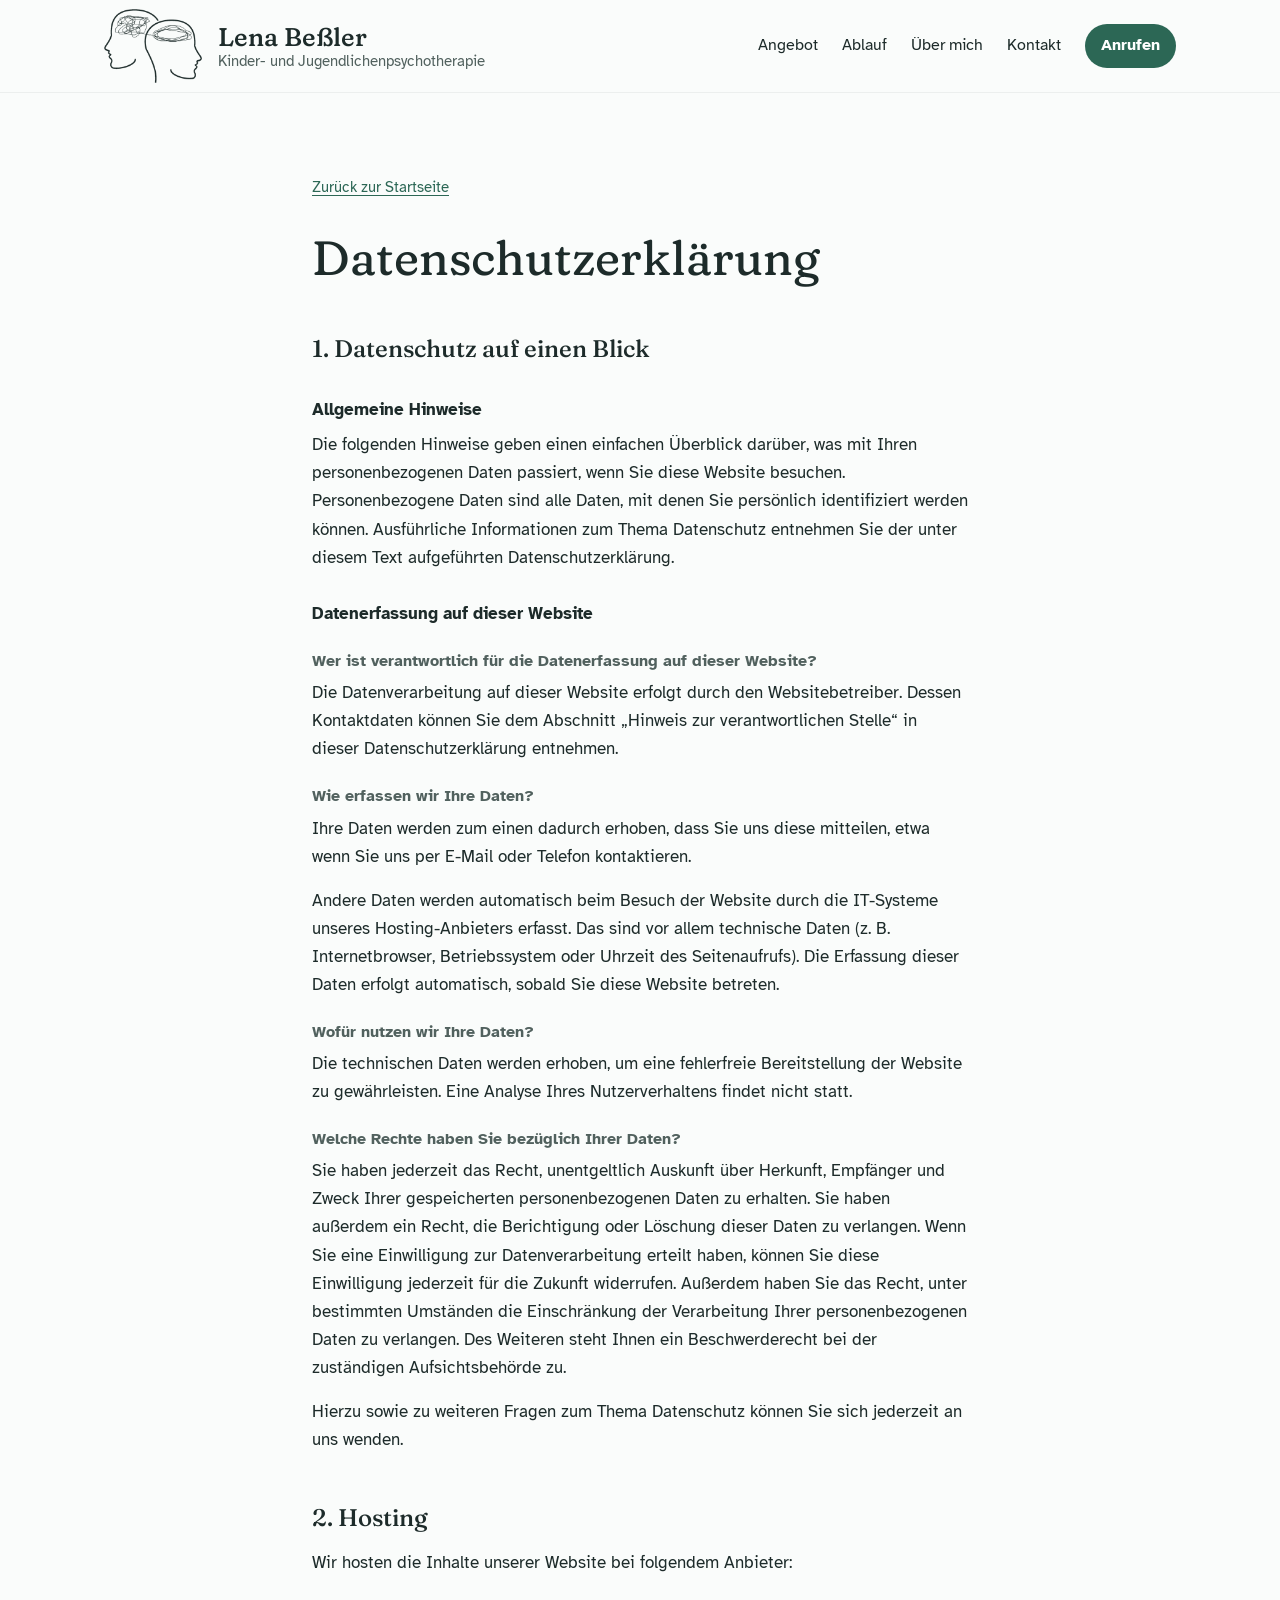
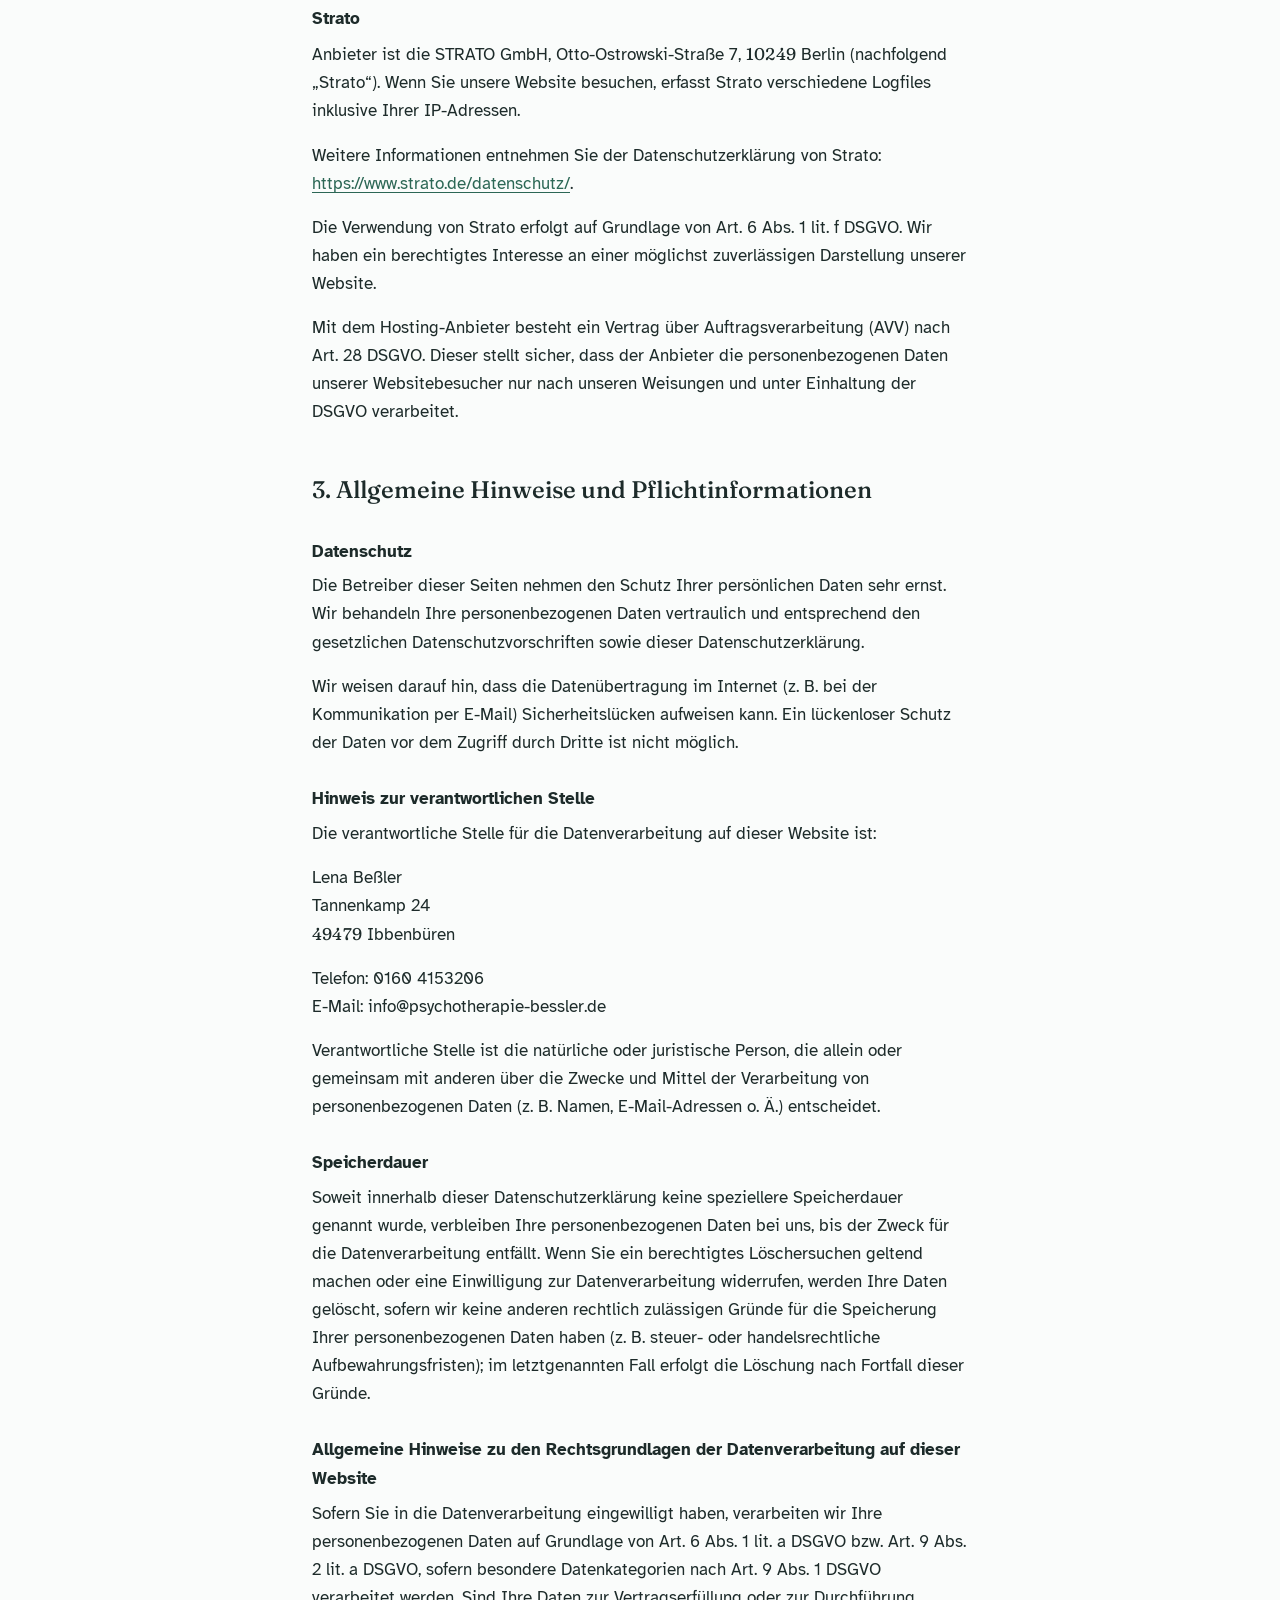
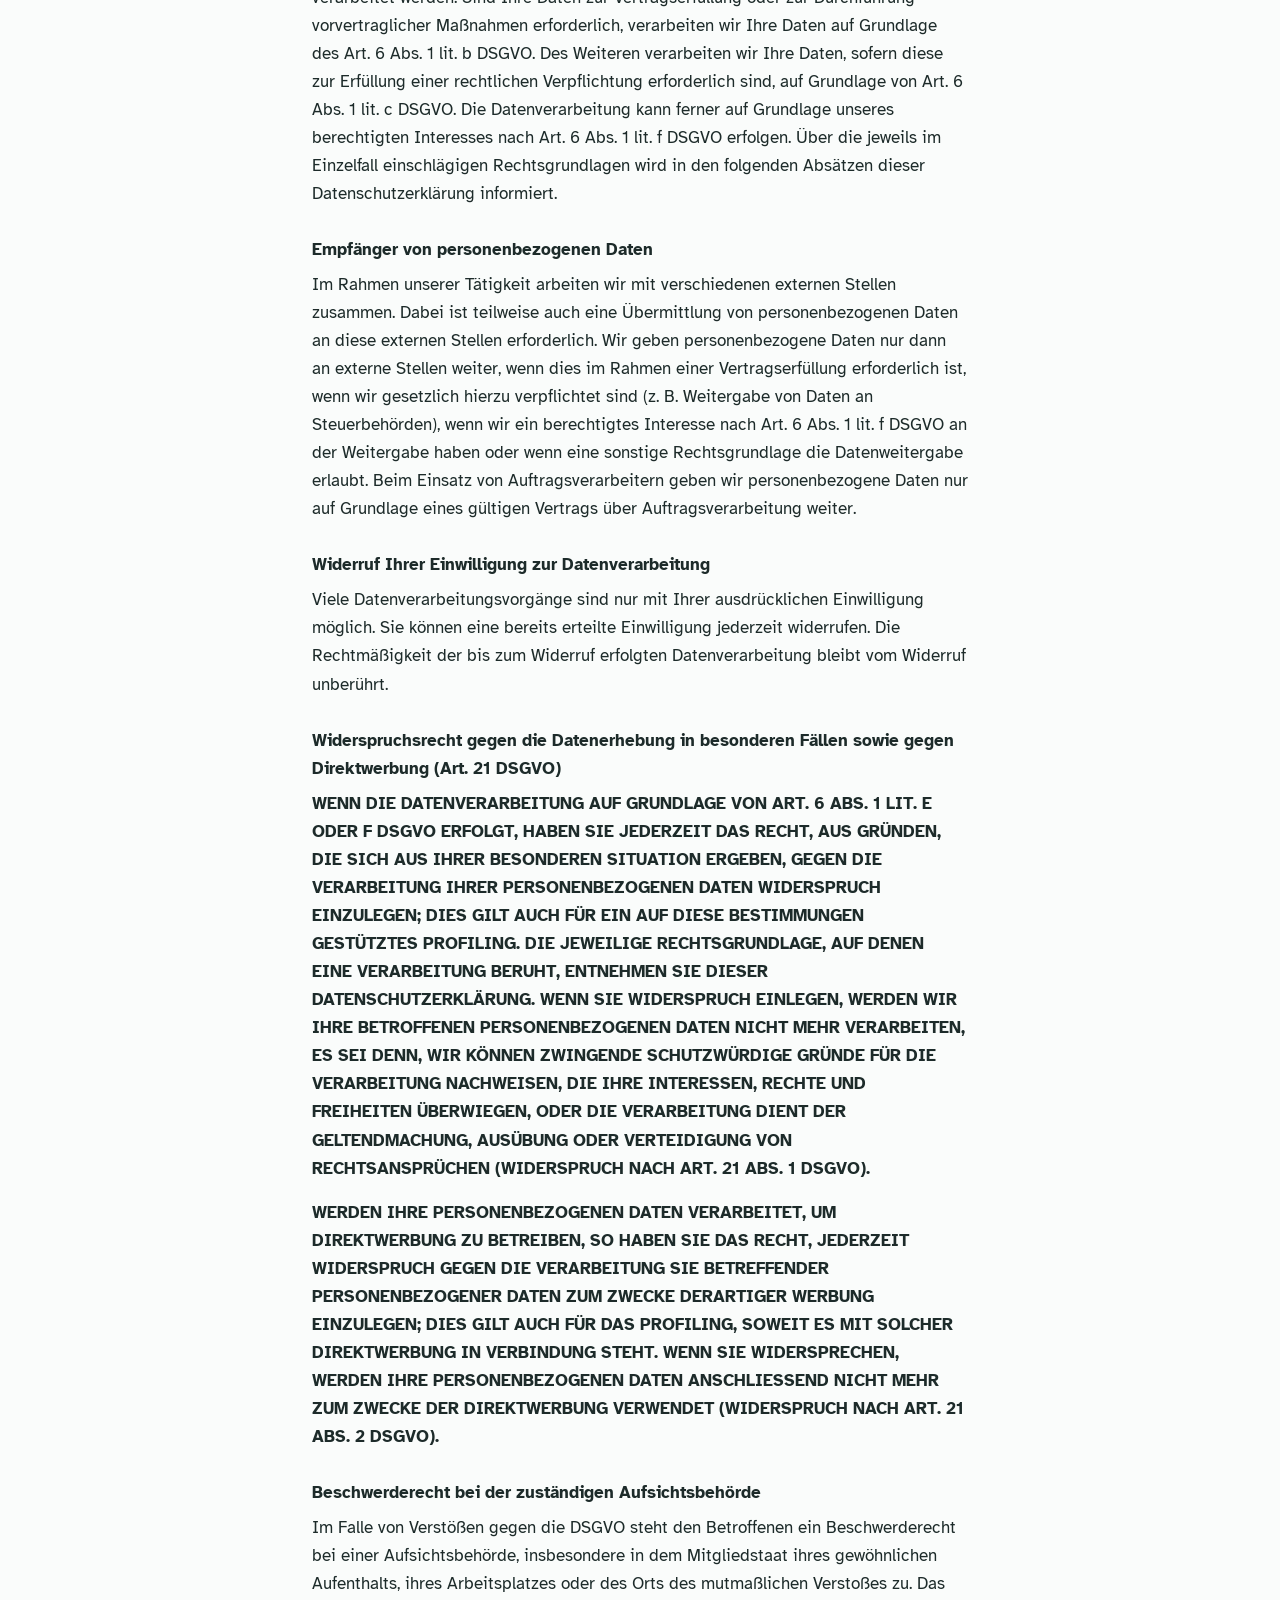
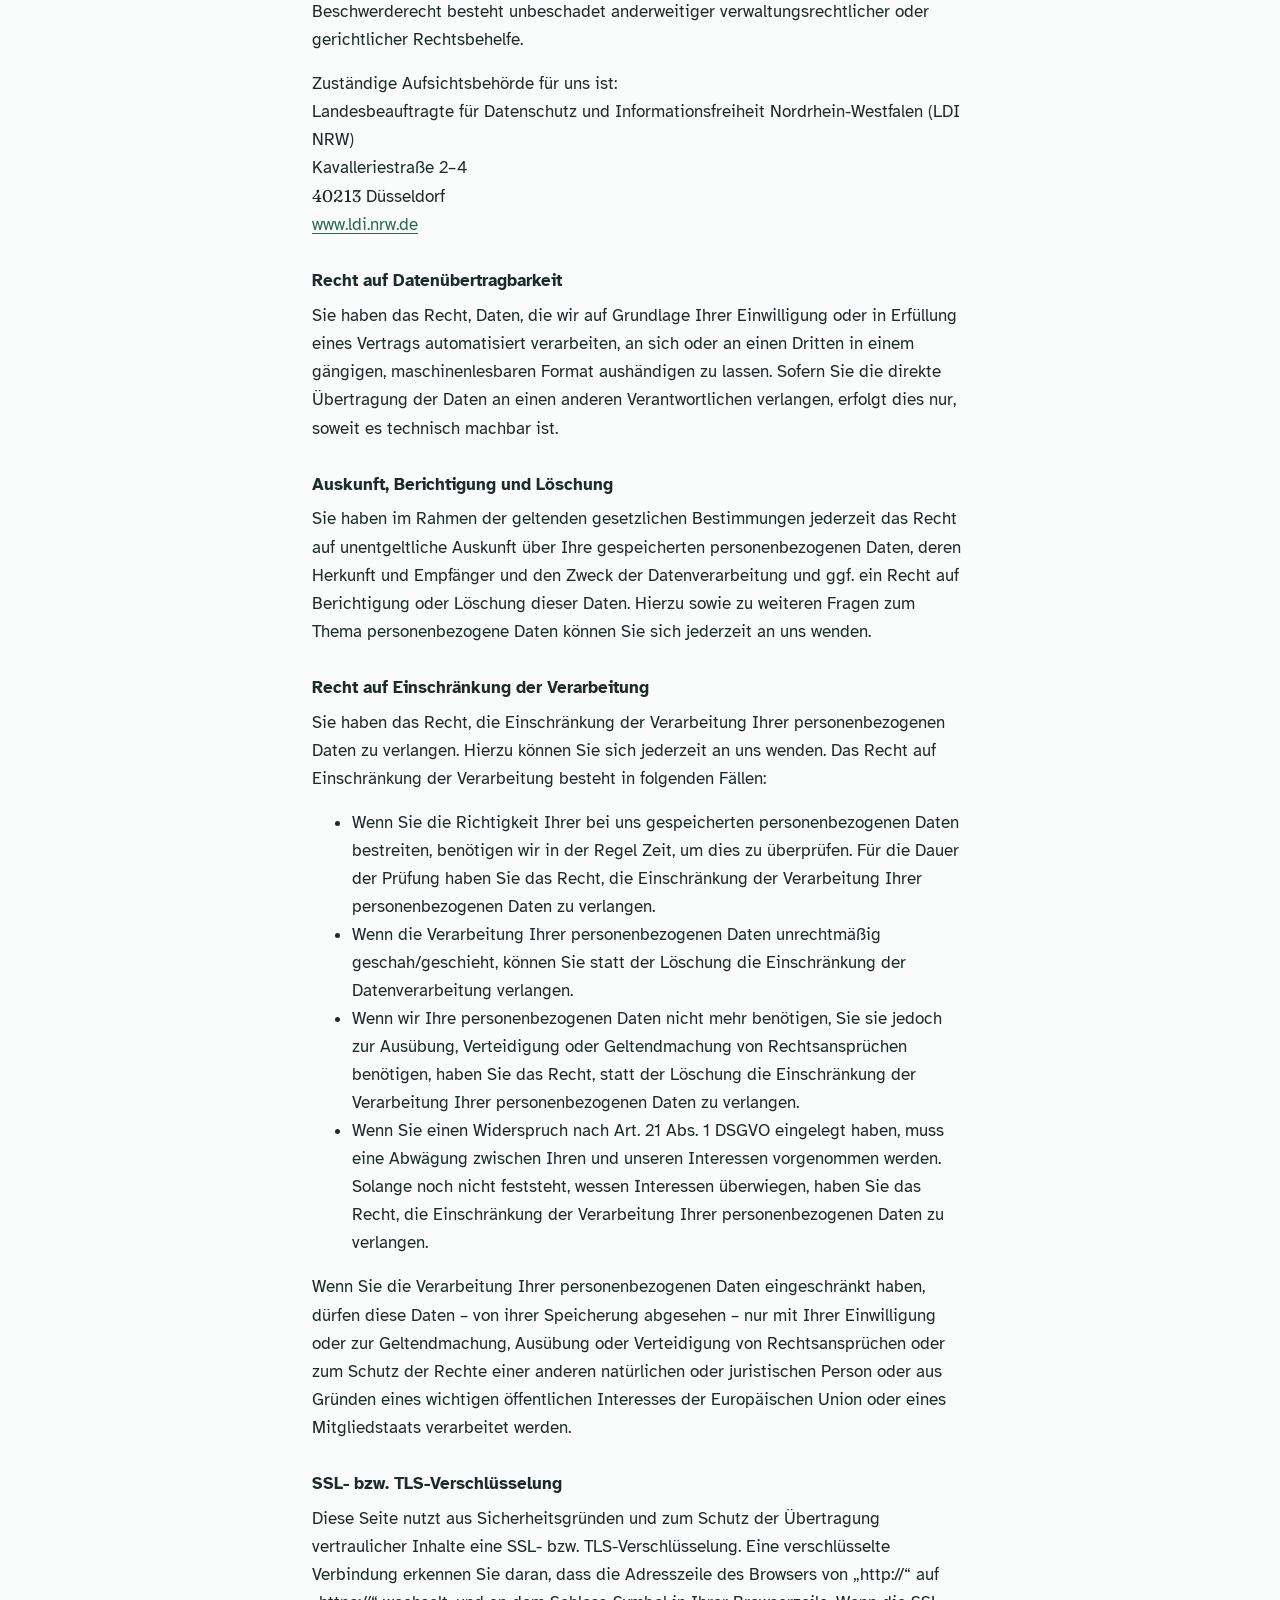
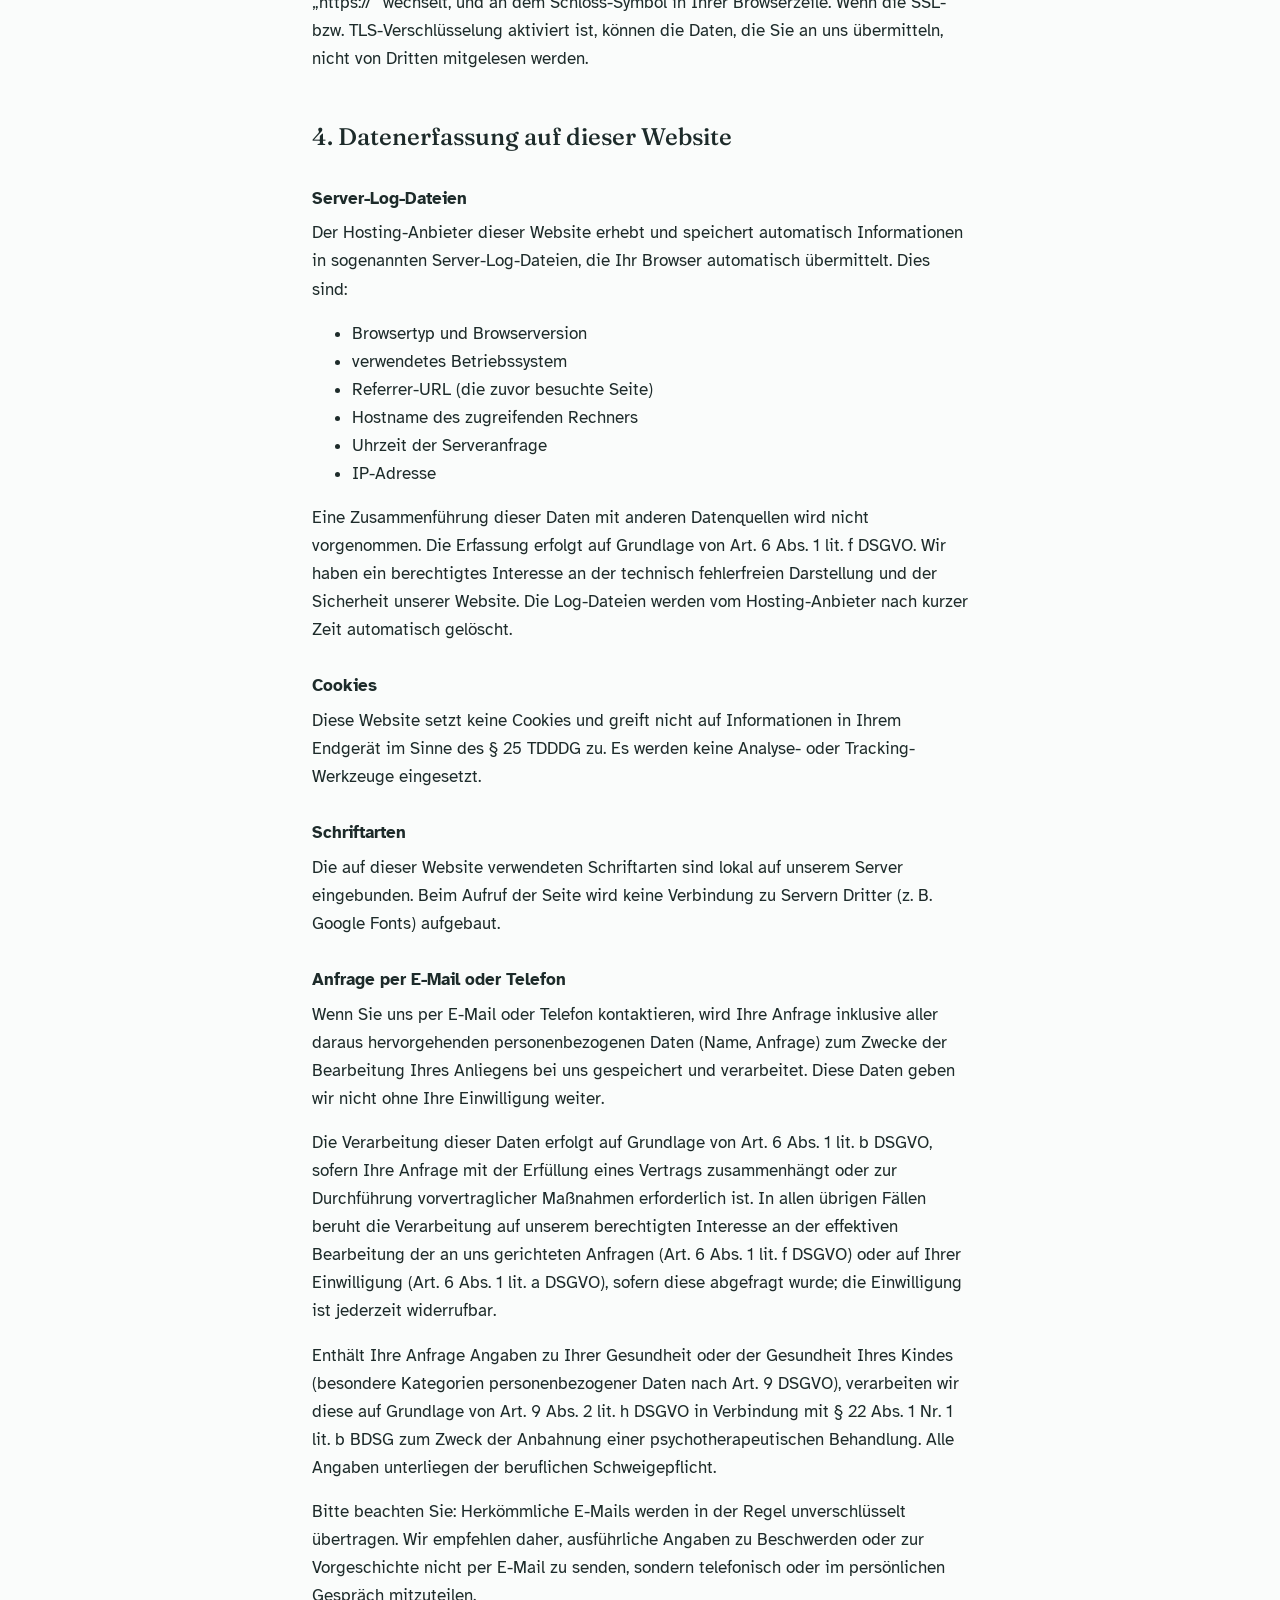
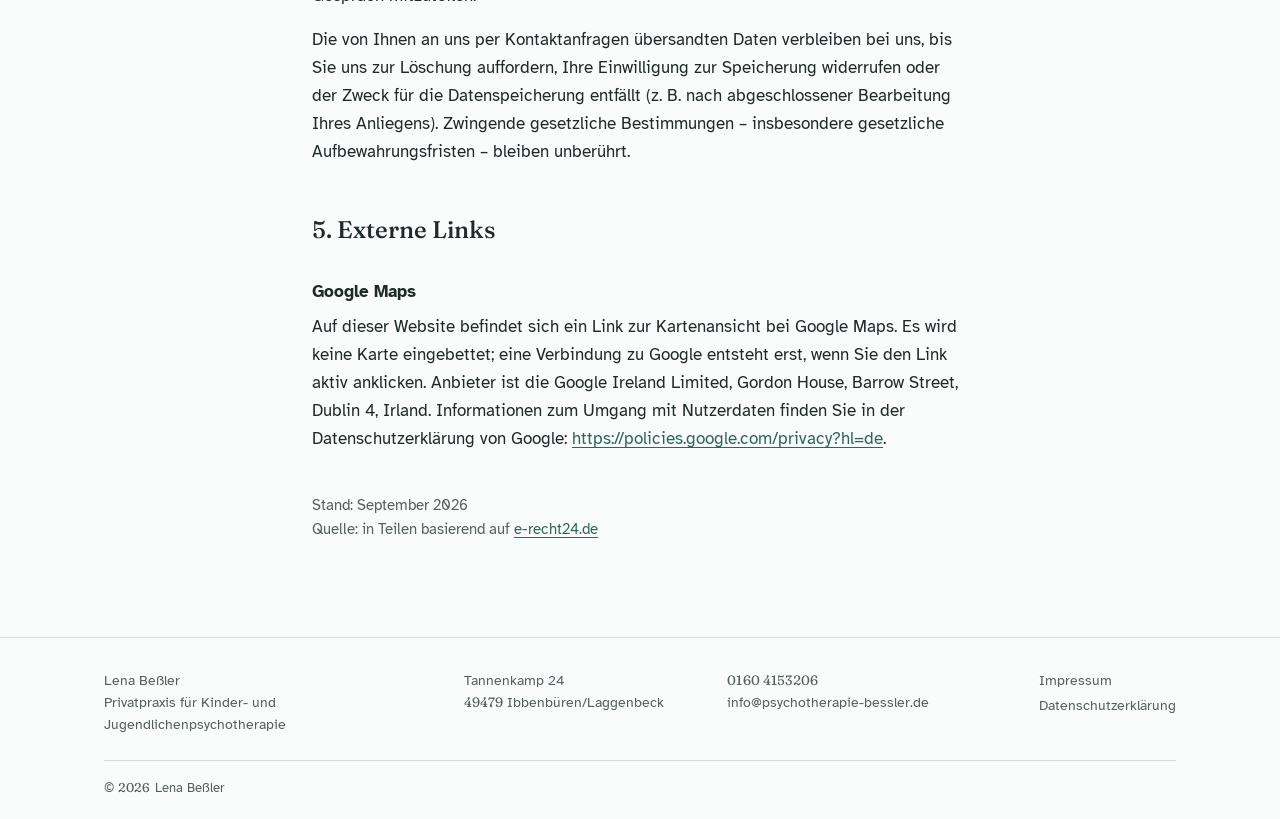
<file: site/datenschutz.html>
<!DOCTYPE html>
<html lang="de">
<head>
<meta charset="utf-8">
<meta name="viewport" content="width=device-width, initial-scale=1">
<title>Datenschutzerklärung | Lena Beßler – Psychotherapie Ibbenbüren</title>
<meta name="description" content="Datenschutzerklärung der Privatpraxis für Kinder- und Jugendlichenpsychotherapie Lena Beßler in Ibbenbüren.">
<meta name="robots" content="noindex, follow">
<link rel="canonical" href="https://psychotherapie-bessler.de/datenschutz.html">
<link rel="icon" href="favicon.ico" sizes="32x32">
<link rel="icon" href="assets/favicon-48.png" type="image/png" sizes="48x48">
<link rel="apple-touch-icon" href="assets/apple-touch-icon.png">
<link rel="stylesheet" href="assets/styles.css">
</head>
<body>
<a class="skip" href="#inhalt">Zum Inhalt springen</a>
<header class="site-header">
  <div class="wrap">
    <a class="brand" href="./">
      <picture><source srcset="assets/logo.webp" type="image/webp"><img class="logo" src="assets/logo.png" width="318" height="240" alt=""></picture>
      <span class="brand-text"><strong>Lena Beßler</strong>
      <span>Kinder- und Jugendlichenpsychotherapie</span></span>
    </a>
    <nav class="nav" aria-label="Hauptnavigation">
      <a class="text-link" href="./#angebot">Angebot</a>
      <a class="text-link" href="./#ablauf">Ablauf</a>
      <a class="text-link" href="./#ueber-mich">Über mich</a>
      <a class="text-link" href="./#kontakt">Kontakt</a>
      <a class="call" href="tel:+491604153206">Anrufen</a>
    </nav>
  </div>
  <nav class="subnav" aria-label="Abschnitte">
    <a href="./#angebot">Angebot</a><a href="./#ablauf">Ablauf</a><a href="./#ueber-mich">Über mich</a><a href="./#fragen">Fragen</a><a href="./#kontakt">Kontakt</a>
  </nav>
</header>
<main id="inhalt" class="legal">
  <div class="wrap">
    <a class="back" href="./">Zurück zur Startseite</a>
<h1>Datenschutz&shy;erklärung</h1>
<h2>1. Datenschutz auf einen Blick</h2>
<h3>Allgemeine Hinweise</h3>
<p>Die folgenden Hinweise geben einen einfachen Überblick darüber, was mit Ihren personenbezogenen Daten passiert, wenn Sie diese Website besuchen. Personenbezogene Daten sind alle Daten, mit denen Sie persönlich identifiziert werden können. Ausführliche Informationen zum Thema Datenschutz entnehmen Sie der unter diesem Text aufgeführten Datenschutzerklärung.</p>
<h3>Datenerfassung auf dieser Website</h3>
<h4>Wer ist verantwortlich für die Datenerfassung auf dieser Website?</h4>
<p>Die Datenverarbeitung auf dieser Website erfolgt durch den Websitebetreiber. Dessen Kontaktdaten können Sie dem Abschnitt „Hinweis zur verantwortlichen Stelle“ in dieser Datenschutzerklärung entnehmen.</p>
<h4>Wie erfassen wir Ihre Daten?</h4>
<p>Ihre Daten werden zum einen dadurch erhoben, dass Sie uns diese mitteilen, etwa wenn Sie uns per E-Mail oder Telefon kontaktieren.</p>
<p>Andere Daten werden automatisch beim Besuch der Website durch die IT-Systeme unseres Hosting-Anbieters erfasst. Das sind vor allem technische Daten (z. B. Internetbrowser, Betriebssystem oder Uhrzeit des Seitenaufrufs). Die Erfassung dieser Daten erfolgt automatisch, sobald Sie diese Website betreten.</p>
<h4>Wofür nutzen wir Ihre Daten?</h4>
<p>Die technischen Daten werden erhoben, um eine fehlerfreie Bereitstellung der Website zu gewährleisten. Eine Analyse Ihres Nutzerverhaltens findet nicht statt.</p>
<h4>Welche Rechte haben Sie bezüglich Ihrer Daten?</h4>
<p>Sie haben jederzeit das Recht, unentgeltlich Auskunft über Herkunft, Empfänger und Zweck Ihrer gespeicherten personenbezogenen Daten zu erhalten. Sie haben außerdem ein Recht, die Berichtigung oder Löschung dieser Daten zu verlangen. Wenn Sie eine Einwilligung zur Datenverarbeitung erteilt haben, können Sie diese Einwilligung jederzeit für die Zukunft widerrufen. Außerdem haben Sie das Recht, unter bestimmten Umständen die Einschränkung der Verarbeitung Ihrer personenbezogenen Daten zu verlangen. Des Weiteren steht Ihnen ein Beschwerderecht bei der zuständigen Aufsichtsbehörde zu.</p>
<p>Hierzu sowie zu weiteren Fragen zum Thema Datenschutz können Sie sich jederzeit an uns wenden.</p>

<h2>2. Hosting</h2>
<p>Wir hosten die Inhalte unserer Website bei folgendem Anbieter:</p>
<h3>Strato</h3>
<p>Anbieter ist die STRATO GmbH, Otto-Ostrowski-Straße 7, <span class="num">10249</span> Berlin (nachfolgend „Strato“). Wenn Sie unsere Website besuchen, erfasst Strato verschiedene Logfiles inklusive Ihrer IP-Adressen.</p>
<p>Weitere Informationen entnehmen Sie der Datenschutzerklärung von Strato: <a href="https://www.strato.de/datenschutz/" target="_blank" rel="noopener">https://www.strato.de/datenschutz/</a>.</p>
<p>Die Verwendung von Strato erfolgt auf Grundlage von Art. 6 Abs. 1 lit. f DSGVO. Wir haben ein berechtigtes Interesse an einer möglichst zuverlässigen Darstellung unserer Website.</p>
<p>Mit dem Hosting-Anbieter besteht ein Vertrag über Auftragsverarbeitung (AVV) nach Art. 28 DSGVO. Dieser stellt sicher, dass der Anbieter die personenbezogenen Daten unserer Websitebesucher nur nach unseren Weisungen und unter Einhaltung der DSGVO verarbeitet.</p>

<h2>3. Allgemeine Hinweise und Pflicht&shy;informationen</h2>
<h3>Datenschutz</h3>
<p>Die Betreiber dieser Seiten nehmen den Schutz Ihrer persönlichen Daten sehr ernst. Wir behandeln Ihre personenbezogenen Daten vertraulich und entsprechend den gesetzlichen Datenschutzvorschriften sowie dieser Datenschutzerklärung.</p>
<p>Wir weisen darauf hin, dass die Datenübertragung im Internet (z. B. bei der Kommunikation per E-Mail) Sicherheitslücken aufweisen kann. Ein lückenloser Schutz der Daten vor dem Zugriff durch Dritte ist nicht möglich.</p>
<h3>Hinweis zur verantwortlichen Stelle</h3>
<p>Die verantwortliche Stelle für die Datenverarbeitung auf dieser Website ist:</p>
<p>Lena Beßler<br>Tannenkamp 24<br><span class="num">49479</span> Ibbenbüren</p>
<p>Telefon: 0160 4153206<br>E-Mail: info@psychotherapie-bessler.de</p>
<p>Verantwortliche Stelle ist die natürliche oder juristische Person, die allein oder gemeinsam mit anderen über die Zwecke und Mittel der Verarbeitung von personenbezogenen Daten (z. B. Namen, E-Mail-Adressen o. Ä.) entscheidet.</p>
<h3>Speicherdauer</h3>
<p>Soweit innerhalb dieser Datenschutzerklärung keine speziellere Speicherdauer genannt wurde, verbleiben Ihre personenbezogenen Daten bei uns, bis der Zweck für die Datenverarbeitung entfällt. Wenn Sie ein berechtigtes Löschersuchen geltend machen oder eine Einwilligung zur Datenverarbeitung widerrufen, werden Ihre Daten gelöscht, sofern wir keine anderen rechtlich zulässigen Gründe für die Speicherung Ihrer personenbezogenen Daten haben (z. B. steuer- oder handelsrechtliche Aufbewahrungsfristen); im letztgenannten Fall erfolgt die Löschung nach Fortfall dieser Gründe.</p>
<h3>Allgemeine Hinweise zu den Rechtsgrundlagen der Datenverarbeitung auf dieser Website</h3>
<p>Sofern Sie in die Datenverarbeitung eingewilligt haben, verarbeiten wir Ihre personenbezogenen Daten auf Grundlage von Art. 6 Abs. 1 lit. a DSGVO bzw. Art. 9 Abs. 2 lit. a DSGVO, sofern besondere Datenkategorien nach Art. 9 Abs. 1 DSGVO verarbeitet werden. Sind Ihre Daten zur Vertragserfüllung oder zur Durchführung vorvertraglicher Maßnahmen erforderlich, verarbeiten wir Ihre Daten auf Grundlage des Art. 6 Abs. 1 lit. b DSGVO. Des Weiteren verarbeiten wir Ihre Daten, sofern diese zur Erfüllung einer rechtlichen Verpflichtung erforderlich sind, auf Grundlage von Art. 6 Abs. 1 lit. c DSGVO. Die Datenverarbeitung kann ferner auf Grundlage unseres berechtigten Interesses nach Art. 6 Abs. 1 lit. f DSGVO erfolgen. Über die jeweils im Einzelfall einschlägigen Rechtsgrundlagen wird in den folgenden Absätzen dieser Datenschutzerklärung informiert.</p>
<h3>Empfänger von personenbezogenen Daten</h3>
<p>Im Rahmen unserer Tätigkeit arbeiten wir mit verschiedenen externen Stellen zusammen. Dabei ist teilweise auch eine Übermittlung von personenbezogenen Daten an diese externen Stellen erforderlich. Wir geben personenbezogene Daten nur dann an externe Stellen weiter, wenn dies im Rahmen einer Vertragserfüllung erforderlich ist, wenn wir gesetzlich hierzu verpflichtet sind (z. B. Weitergabe von Daten an Steuerbehörden), wenn wir ein berechtigtes Interesse nach Art. 6 Abs. 1 lit. f DSGVO an der Weitergabe haben oder wenn eine sonstige Rechtsgrundlage die Datenweitergabe erlaubt. Beim Einsatz von Auftragsverarbeitern geben wir personenbezogene Daten nur auf Grundlage eines gültigen Vertrags über Auftragsverarbeitung weiter.</p>
<h3>Widerruf Ihrer Einwilligung zur Datenverarbeitung</h3>
<p>Viele Datenverarbeitungsvorgänge sind nur mit Ihrer ausdrücklichen Einwilligung möglich. Sie können eine bereits erteilte Einwilligung jederzeit widerrufen. Die Rechtmäßigkeit der bis zum Widerruf erfolgten Datenverarbeitung bleibt vom Widerruf unberührt.</p>
<h3>Widerspruchsrecht gegen die Datenerhebung in besonderen Fällen sowie gegen Direktwerbung (Art. 21 DSGVO)</h3>
<p class="caps">WENN DIE DATENVERARBEITUNG AUF GRUNDLAGE VON ART. 6 ABS. 1 LIT. E ODER F DSGVO ERFOLGT, HABEN SIE JEDERZEIT DAS RECHT, AUS GRÜNDEN, DIE SICH AUS IHRER BESONDEREN SITUATION ERGEBEN, GEGEN DIE VERARBEITUNG IHRER PERSONENBEZOGENEN DATEN WIDERSPRUCH EINZULEGEN; DIES GILT AUCH FÜR EIN AUF DIESE BESTIMMUNGEN GESTÜTZTES PROFILING. DIE JEWEILIGE RECHTSGRUNDLAGE, AUF DENEN EINE VERARBEITUNG BERUHT, ENTNEHMEN SIE DIESER DATENSCHUTZERKLÄRUNG. WENN SIE WIDERSPRUCH EINLEGEN, WERDEN WIR IHRE BETROFFENEN PERSONENBEZOGENEN DATEN NICHT MEHR VERARBEITEN, ES SEI DENN, WIR KÖNNEN ZWINGENDE SCHUTZWÜRDIGE GRÜNDE FÜR DIE VERARBEITUNG NACHWEISEN, DIE IHRE INTERESSEN, RECHTE UND FREIHEITEN ÜBERWIEGEN, ODER DIE VERARBEITUNG DIENT DER GELTENDMACHUNG, AUSÜBUNG ODER VERTEIDIGUNG VON RECHTSANSPRÜCHEN (WIDERSPRUCH NACH ART. 21 ABS. 1 DSGVO).</p>
<p class="caps">WERDEN IHRE PERSONENBEZOGENEN DATEN VERARBEITET, UM DIREKTWERBUNG ZU BETREIBEN, SO HABEN SIE DAS RECHT, JEDERZEIT WIDERSPRUCH GEGEN DIE VERARBEITUNG SIE BETREFFENDER PERSONENBEZOGENER DATEN ZUM ZWECKE DERARTIGER WERBUNG EINZULEGEN; DIES GILT AUCH FÜR DAS PROFILING, SOWEIT ES MIT SOLCHER DIREKTWERBUNG IN VERBINDUNG STEHT. WENN SIE WIDERSPRECHEN, WERDEN IHRE PERSONENBEZOGENEN DATEN ANSCHLIESSEND NICHT MEHR ZUM ZWECKE DER DIREKTWERBUNG VERWENDET (WIDERSPRUCH NACH ART. 21 ABS. 2 DSGVO).</p>
<h3>Beschwerde&shy;recht bei der zuständigen Aufsichts&shy;behörde</h3>
<p>Im Falle von Verstößen gegen die DSGVO steht den Betroffenen ein Beschwerderecht bei einer Aufsichtsbehörde, insbesondere in dem Mitgliedstaat ihres gewöhnlichen Aufenthalts, ihres Arbeitsplatzes oder des Orts des mutmaßlichen Verstoßes zu. Das Beschwerderecht besteht unbeschadet anderweitiger verwaltungsrechtlicher oder gerichtlicher Rechtsbehelfe.</p>
<p>Zuständige Aufsichtsbehörde für uns ist:<br>Landesbeauftragte für Datenschutz und Informationsfreiheit Nordrhein-Westfalen (LDI NRW)<br>Kavalleriestraße 2–4<br><span class="num">40213</span> Düsseldorf<br><a href="https://www.ldi.nrw.de/" target="_blank" rel="noopener">www.ldi.nrw.de</a></p>
<h3>Recht auf Daten&shy;übertrag&shy;barkeit</h3>
<p>Sie haben das Recht, Daten, die wir auf Grundlage Ihrer Einwilligung oder in Erfüllung eines Vertrags automatisiert verarbeiten, an sich oder an einen Dritten in einem gängigen, maschinenlesbaren Format aushändigen zu lassen. Sofern Sie die direkte Übertragung der Daten an einen anderen Verantwortlichen verlangen, erfolgt dies nur, soweit es technisch machbar ist.</p>
<h3>Auskunft, Berichtigung und Löschung</h3>
<p>Sie haben im Rahmen der geltenden gesetzlichen Bestimmungen jederzeit das Recht auf unentgeltliche Auskunft über Ihre gespeicherten personenbezogenen Daten, deren Herkunft und Empfänger und den Zweck der Datenverarbeitung und ggf. ein Recht auf Berichtigung oder Löschung dieser Daten. Hierzu sowie zu weiteren Fragen zum Thema personenbezogene Daten können Sie sich jederzeit an uns wenden.</p>
<h3>Recht auf Einschränkung der Verarbeitung</h3>
<p>Sie haben das Recht, die Einschränkung der Verarbeitung Ihrer personenbezogenen Daten zu verlangen. Hierzu können Sie sich jederzeit an uns wenden. Das Recht auf Einschränkung der Verarbeitung besteht in folgenden Fällen:</p>
<ul>
<li>Wenn Sie die Richtigkeit Ihrer bei uns gespeicherten personenbezogenen Daten bestreiten, benötigen wir in der Regel Zeit, um dies zu überprüfen. Für die Dauer der Prüfung haben Sie das Recht, die Einschränkung der Verarbeitung Ihrer personenbezogenen Daten zu verlangen.</li>
<li>Wenn die Verarbeitung Ihrer personenbezogenen Daten unrechtmäßig geschah/geschieht, können Sie statt der Löschung die Einschränkung der Datenverarbeitung verlangen.</li>
<li>Wenn wir Ihre personenbezogenen Daten nicht mehr benötigen, Sie sie jedoch zur Ausübung, Verteidigung oder Geltendmachung von Rechtsansprüchen benötigen, haben Sie das Recht, statt der Löschung die Einschränkung der Verarbeitung Ihrer personenbezogenen Daten zu verlangen.</li>
<li>Wenn Sie einen Widerspruch nach Art. 21 Abs. 1 DSGVO eingelegt haben, muss eine Abwägung zwischen Ihren und unseren Interessen vorgenommen werden. Solange noch nicht feststeht, wessen Interessen überwiegen, haben Sie das Recht, die Einschränkung der Verarbeitung Ihrer personenbezogenen Daten zu verlangen.</li>
</ul>
<p>Wenn Sie die Verarbeitung Ihrer personenbezogenen Daten eingeschränkt haben, dürfen diese Daten – von ihrer Speicherung abgesehen – nur mit Ihrer Einwilligung oder zur Geltendmachung, Ausübung oder Verteidigung von Rechtsansprüchen oder zum Schutz der Rechte einer anderen natürlichen oder juristischen Person oder aus Gründen eines wichtigen öffentlichen Interesses der Europäischen Union oder eines Mitgliedstaats verarbeitet werden.</p>
<h3>SSL- bzw. TLS-Verschlüsselung</h3>
<p>Diese Seite nutzt aus Sicherheitsgründen und zum Schutz der Übertragung vertraulicher Inhalte eine SSL- bzw. TLS-Verschlüsselung. Eine verschlüsselte Verbindung erkennen Sie daran, dass die Adresszeile des Browsers von „http://“ auf „https://“ wechselt, und an dem Schloss-Symbol in Ihrer Browserzeile. Wenn die SSL- bzw. TLS-Verschlüsselung aktiviert ist, können die Daten, die Sie an uns übermitteln, nicht von Dritten mitgelesen werden.</p>

<h2>4. Datenerfassung auf dieser Website</h2>
<h3>Server-Log-Dateien</h3>
<p>Der Hosting-Anbieter dieser Website erhebt und speichert automatisch Informationen in sogenannten Server-Log-Dateien, die Ihr Browser automatisch übermittelt. Dies sind:</p>
<ul>
<li>Browsertyp und Browserversion</li>
<li>verwendetes Betriebssystem</li>
<li>Referrer-URL (die zuvor besuchte Seite)</li>
<li>Hostname des zugreifenden Rechners</li>
<li>Uhrzeit der Serveranfrage</li>
<li>IP-Adresse</li>
</ul>
<p>Eine Zusammenführung dieser Daten mit anderen Datenquellen wird nicht vorgenommen. Die Erfassung erfolgt auf Grundlage von Art. 6 Abs. 1 lit. f DSGVO. Wir haben ein berechtigtes Interesse an der technisch fehlerfreien Darstellung und der Sicherheit unserer Website. Die Log-Dateien werden vom Hosting-Anbieter nach kurzer Zeit automatisch gelöscht.</p>
<h3>Cookies</h3>
<p>Diese Website setzt keine Cookies und greift nicht auf Informationen in Ihrem Endgerät im Sinne des § 25 TDDDG zu. Es werden keine Analyse- oder Tracking-Werkzeuge eingesetzt.</p>
<h3>Schriftarten</h3>
<p>Die auf dieser Website verwendeten Schriftarten sind lokal auf unserem Server eingebunden. Beim Aufruf der Seite wird keine Verbindung zu Servern Dritter (z. B. Google Fonts) aufgebaut.</p>
<h3>Anfrage per E-Mail oder Telefon</h3>
<p>Wenn Sie uns per E-Mail oder Telefon kontaktieren, wird Ihre Anfrage inklusive aller daraus hervorgehenden personenbezogenen Daten (Name, Anfrage) zum Zwecke der Bearbeitung Ihres Anliegens bei uns gespeichert und verarbeitet. Diese Daten geben wir nicht ohne Ihre Einwilligung weiter.</p>
<p>Die Verarbeitung dieser Daten erfolgt auf Grundlage von Art. 6 Abs. 1 lit. b DSGVO, sofern Ihre Anfrage mit der Erfüllung eines Vertrags zusammenhängt oder zur Durchführung vorvertraglicher Maßnahmen erforderlich ist. In allen übrigen Fällen beruht die Verarbeitung auf unserem berechtigten Interesse an der effektiven Bearbeitung der an uns gerichteten Anfragen (Art. 6 Abs. 1 lit. f DSGVO) oder auf Ihrer Einwilligung (Art. 6 Abs. 1 lit. a DSGVO), sofern diese abgefragt wurde; die Einwilligung ist jederzeit widerrufbar.</p>
<p>Enthält Ihre Anfrage Angaben zu Ihrer Gesundheit oder der Gesundheit Ihres Kindes (besondere Kategorien personenbezogener Daten nach Art. 9 DSGVO), verarbeiten wir diese auf Grundlage von Art. 9 Abs. 2 lit. h DSGVO in Verbindung mit § 22 Abs. 1 Nr. 1 lit. b BDSG zum Zweck der Anbahnung einer psychotherapeutischen Behandlung. Alle Angaben unterliegen der beruflichen Schweigepflicht.</p>
<p>Bitte beachten Sie: Herkömmliche E-Mails werden in der Regel unverschlüsselt übertragen. Wir empfehlen daher, ausführliche Angaben zu Beschwerden oder zur Vorgeschichte nicht per E-Mail zu senden, sondern telefonisch oder im persönlichen Gespräch mitzuteilen.</p>
<p>Die von Ihnen an uns per Kontaktanfragen übersandten Daten verbleiben bei uns, bis Sie uns zur Löschung auffordern, Ihre Einwilligung zur Speicherung widerrufen oder der Zweck für die Datenspeicherung entfällt (z. B. nach abgeschlossener Bearbeitung Ihres Anliegens). Zwingende gesetzliche Bestimmungen – insbesondere gesetzliche Aufbewahrungsfristen – bleiben unberührt.</p>

<h2>5. Externe Links</h2>
<h3>Google Maps</h3>
<p>Auf dieser Website befindet sich ein Link zur Kartenansicht bei Google Maps. Es wird keine Karte eingebettet; eine Verbindung zu Google entsteht erst, wenn Sie den Link aktiv anklicken. Anbieter ist die Google Ireland Limited, Gordon House, Barrow Street, Dublin 4, Irland. Informationen zum Umgang mit Nutzerdaten finden Sie in der Datenschutzerklärung von Google: <a href="https://policies.google.com/privacy?hl=de" target="_blank" rel="noopener">https://policies.google.com/privacy?hl=de</a>.</p>

<p style="margin-top:2.5rem;color:var(--muted);font-size:.92rem">Stand: September 2026<br>Quelle: in Teilen basierend auf <a href="https://www.e-recht24.de" target="_blank" rel="noopener">e-recht24.de</a></p>
  </div>
</main>
<footer class="site-footer">
  <div class="wrap footer-grid">
    <div class="f-brand">
      <p>Lena Beßler<br>Privatpraxis für Kinder- und Jugendlichenpsychotherapie</p>
    </div>
    <address class="f-col">Tannenkamp 24<br><span class="num">49479</span> Ibbenbüren/Laggenbeck</address>
    <p class="f-col"><a href="tel:+491604153206" class="num">0160 4153206</a><br><a href="mailto:info@psychotherapie-bessler.de">info@psychotherapie-bessler.de</a></p>
    <ul class="f-col f-legal">
      <li><a href="impressum.html">Impressum</a></li>
      <li><a href="datenschutz.html">Datenschutzerklärung</a></li>
    </ul>
  </div>
  <div class="wrap f-copy">© <span class="jahr num">2026</span> Lena Beßler</div>
</footer>
<script>document.querySelectorAll('.jahr').forEach(e=>e.textContent=new Date().getFullYear())</script>
<script>(function(){var h=document.querySelector('.site-header');if(!h)return;var bands=[].slice.call(document.querySelectorAll('.band'));var P=[250,252,251],M=[233,242,239];
function upd(){h.classList.toggle('scrolled',scrollY>8);var y=scrollY+h.offsetHeight,F=Math.min(160,Math.max(96,innerWidth*.12)),t=0;
for(var i=0;i<bands.length;i++){var r=bands[i].getBoundingClientRect(),top=r.top+scrollY,bot=top+r.height;if(y>=top&&y<=bot){t=Math.min(1,Math.min(y-top,bot-y)/F);break}}
h.style.backgroundColor='rgb('+P.map(function(v,k){return Math.round(v+(M[k]-v)*t)}).join(',')+')'}
addEventListener('scroll',upd,{passive:true});addEventListener('resize',upd);upd()})()</script>
</body>
</html>
</file>
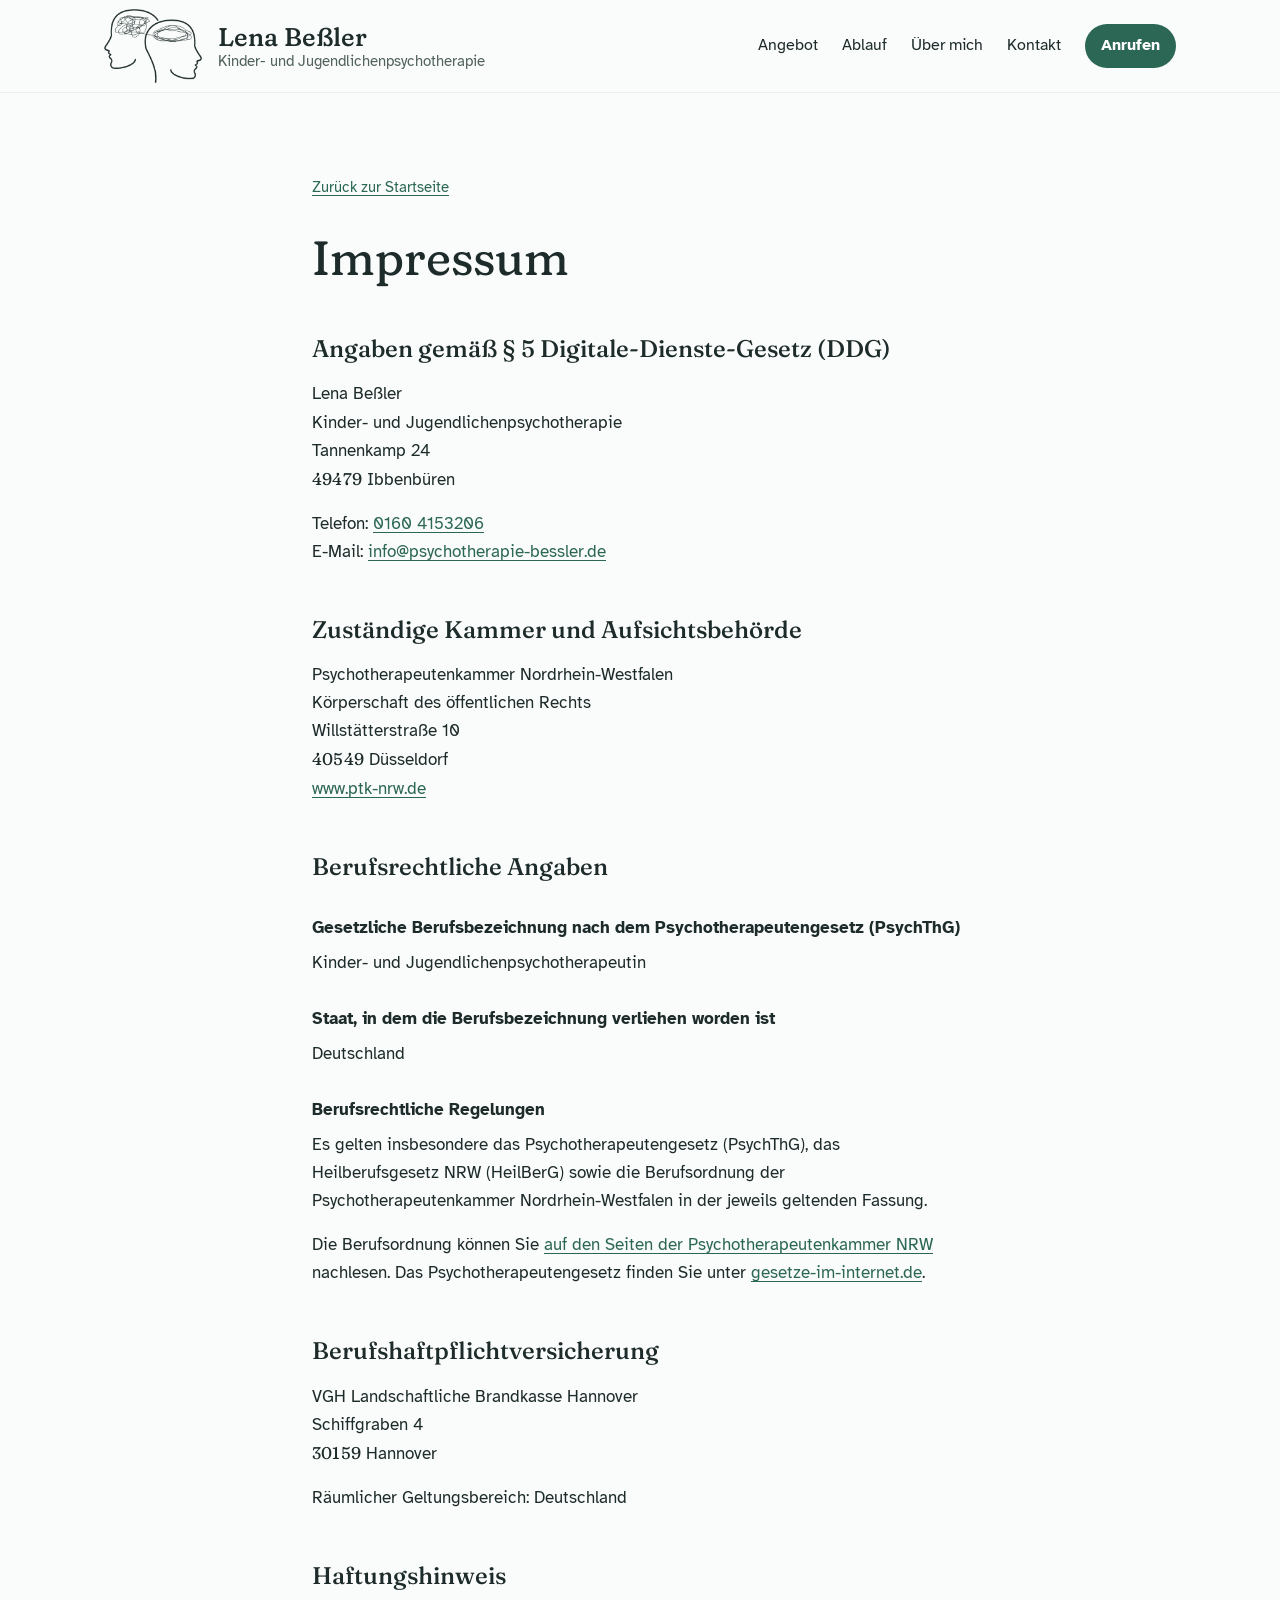
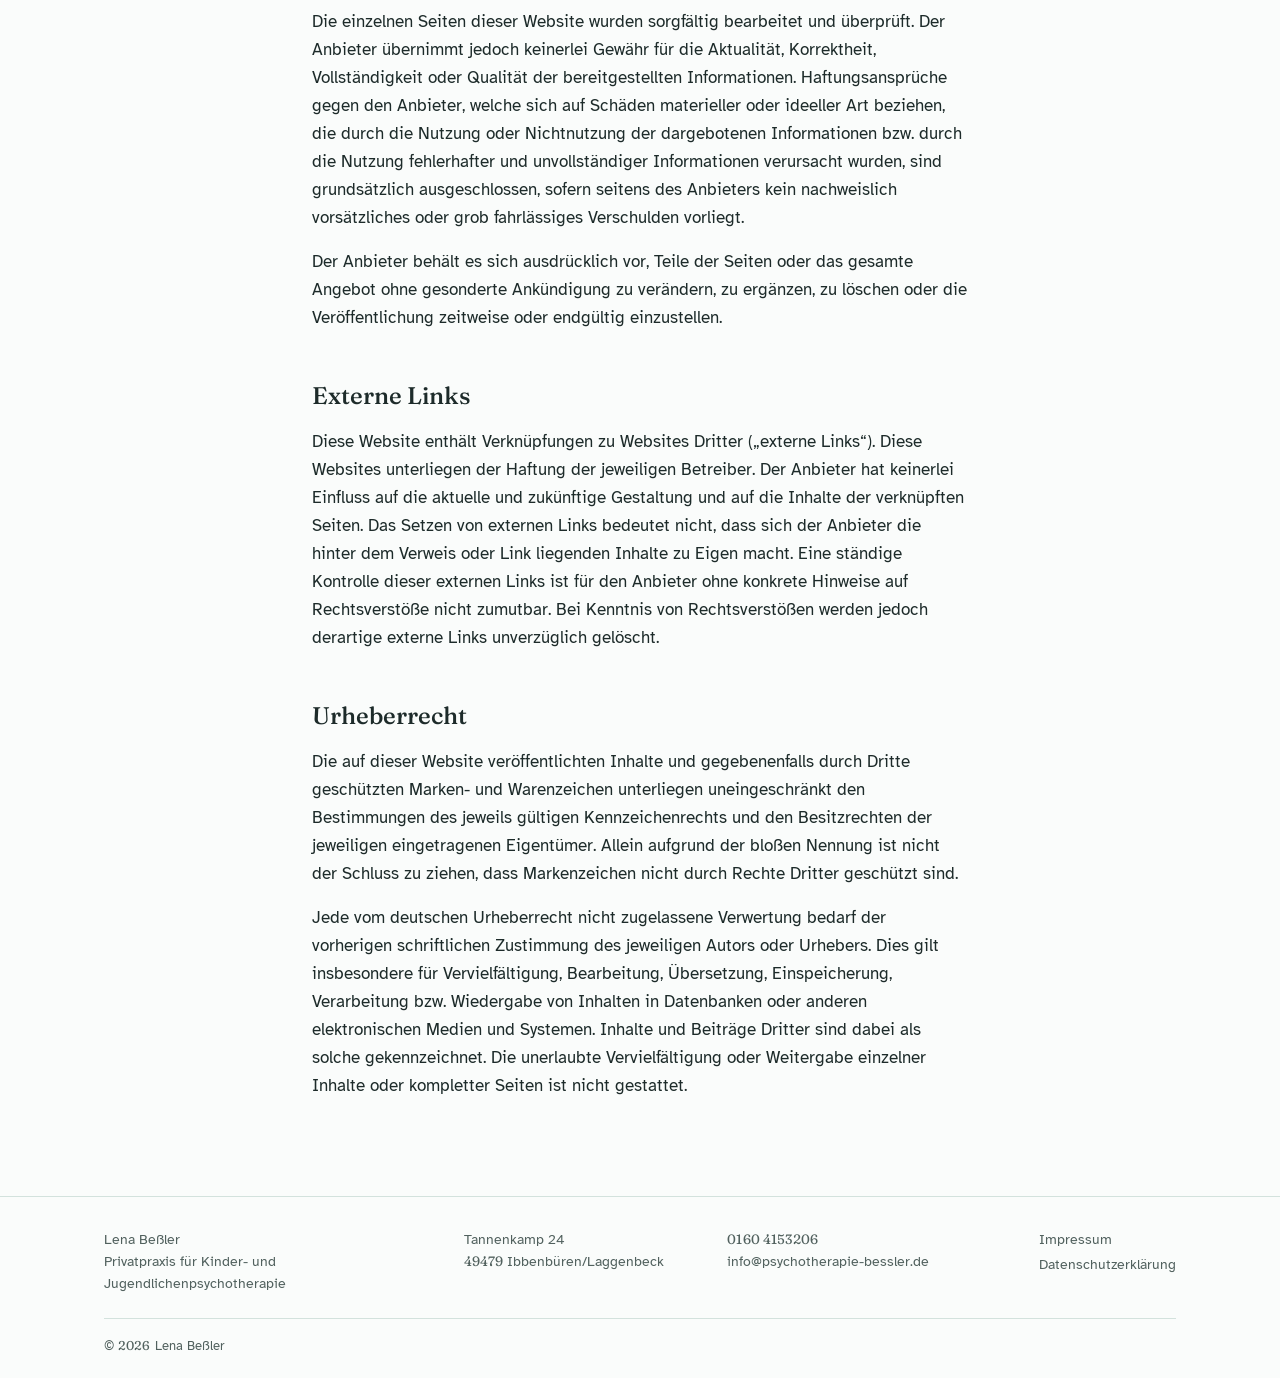
<file: site/impressum.html>
<!DOCTYPE html>
<html lang="de">
<head>
<meta charset="utf-8">
<meta name="viewport" content="width=device-width, initial-scale=1">
<title>Impressum | Lena Beßler – Psychotherapie Ibbenbüren</title>
<meta name="description" content="Impressum der Privatpraxis für Kinder- und Jugendlichenpsychotherapie Lena Beßler in Ibbenbüren.">
<meta name="robots" content="noindex, follow">
<link rel="canonical" href="https://psychotherapie-bessler.de/impressum.html">
<link rel="icon" href="favicon.ico" sizes="32x32">
<link rel="icon" href="assets/favicon-48.png" type="image/png" sizes="48x48">
<link rel="apple-touch-icon" href="assets/apple-touch-icon.png">
<link rel="stylesheet" href="assets/styles.css">
</head>
<body>
<a class="skip" href="#inhalt">Zum Inhalt springen</a>
<header class="site-header">
  <div class="wrap">
    <a class="brand" href="./">
      <picture><source srcset="assets/logo.webp" type="image/webp"><img class="logo" src="assets/logo.png" width="318" height="240" alt=""></picture>
      <span class="brand-text"><strong>Lena Beßler</strong>
      <span>Kinder- und Jugendlichenpsychotherapie</span></span>
    </a>
    <nav class="nav" aria-label="Hauptnavigation">
      <a class="text-link" href="./#angebot">Angebot</a>
      <a class="text-link" href="./#ablauf">Ablauf</a>
      <a class="text-link" href="./#ueber-mich">Über mich</a>
      <a class="text-link" href="./#kontakt">Kontakt</a>
      <a class="call" href="tel:+491604153206">Anrufen</a>
    </nav>
  </div>
  <nav class="subnav" aria-label="Abschnitte">
    <a href="./#angebot">Angebot</a><a href="./#ablauf">Ablauf</a><a href="./#ueber-mich">Über mich</a><a href="./#fragen">Fragen</a><a href="./#kontakt">Kontakt</a>
  </nav>
</header>
<main id="inhalt" class="legal">
  <div class="wrap">
    <a class="back" href="./">Zurück zur Startseite</a>
<h1>Impressum</h1>
<h2>Angaben gemäß § 5 Digitale-Dienste-Gesetz (DDG)</h2>
<p>Lena Beßler<br>Kinder- und Jugendlichenpsychotherapie<br>Tannenkamp 24<br><span class="num">49479</span> Ibbenbüren</p>
<p>Telefon: <a href="tel:+491604153206">0160 4153206</a><br>E-Mail: <a href="mailto:info@psychotherapie-bessler.de">info@psychotherapie-bessler.de</a></p>

<h2>Zuständige Kammer und Aufsichtsbehörde</h2>
<p>Psychotherapeutenkammer Nordrhein-Westfalen<br>Körperschaft des öffentlichen Rechts<br>Willstätterstraße 10<br><span class="num">40549</span> Düsseldorf<br><a href="https://www.ptk-nrw.de/" target="_blank" rel="noopener">www.ptk-nrw.de</a></p>

<h2>Berufsrechtliche Angaben</h2>
<h3>Gesetzliche Berufsbezeichnung nach dem Psychotherapeutengesetz (PsychThG)</h3>
<p>Kinder- und Jugendlichenpsychotherapeutin</p>
<h3>Staat, in dem die Berufsbezeichnung verliehen worden ist</h3>
<p>Deutschland</p>
<h3>Berufsrechtliche Regelungen</h3>
<p>Es gelten insbesondere das Psychotherapeutengesetz (PsychThG), das Heilberufsgesetz NRW (HeilBerG) sowie die Berufsordnung der Psychotherapeutenkammer Nordrhein-Westfalen in der jeweils geltenden Fassung.</p>
<p>Die Berufsordnung können Sie <a href="https://www.ptk-nrw.de/fileadmin/25_02_10_Berufsordnung_PTK_NRW_Stand_21.10.2022_mit_FN_MD.pdf" target="_blank" rel="noopener">auf den Seiten der Psychotherapeutenkammer NRW</a> nachlesen. Das Psychotherapeutengesetz finden Sie unter <a href="https://www.gesetze-im-internet.de/psychthg_2020/" target="_blank" rel="noopener">gesetze-im-internet.de</a>.</p>

<h2>Berufshaftpflichtversicherung</h2>
<p>VGH Landschaftliche Brandkasse Hannover<br>Schiffgraben 4<br><span class="num">30159</span> Hannover</p>
<p>Räumlicher Geltungsbereich: Deutschland</p>

<h2>Haftungshinweis</h2>
<p>Die einzelnen Seiten dieser Website wurden sorgfältig bearbeitet und überprüft. Der Anbieter übernimmt jedoch keinerlei Gewähr für die Aktualität, Korrektheit, Vollständigkeit oder Qualität der bereitgestellten Informationen. Haftungsansprüche gegen den Anbieter, welche sich auf Schäden materieller oder ideeller Art beziehen, die durch die Nutzung oder Nichtnutzung der dargebotenen Informationen bzw. durch die Nutzung fehlerhafter und unvollständiger Informationen verursacht wurden, sind grundsätzlich ausgeschlossen, sofern seitens des Anbieters kein nachweislich vorsätzliches oder grob fahrlässiges Verschulden vorliegt.</p>
<p>Der Anbieter behält es sich ausdrücklich vor, Teile der Seiten oder das gesamte Angebot ohne gesonderte Ankündigung zu verändern, zu ergänzen, zu löschen oder die Veröffentlichung zeitweise oder endgültig einzustellen.</p>

<h2>Externe Links</h2>
<p>Diese Website enthält Verknüpfungen zu Websites Dritter („externe Links“). Diese Websites unterliegen der Haftung der jeweiligen Betreiber. Der Anbieter hat keinerlei Einfluss auf die aktuelle und zukünftige Gestaltung und auf die Inhalte der verknüpften Seiten. Das Setzen von externen Links bedeutet nicht, dass sich der Anbieter die hinter dem Verweis oder Link liegenden Inhalte zu Eigen macht. Eine ständige Kontrolle dieser externen Links ist für den Anbieter ohne konkrete Hinweise auf Rechtsverstöße nicht zumutbar. Bei Kenntnis von Rechtsverstößen werden jedoch derartige externe Links unverzüglich gelöscht.</p>

<h2>Urheberrecht</h2>
<p>Die auf dieser Website veröffentlichten Inhalte und gegebenenfalls durch Dritte geschützten Marken- und Warenzeichen unterliegen uneingeschränkt den Bestimmungen des jeweils gültigen Kennzeichenrechts und den Besitzrechten der jeweiligen eingetragenen Eigentümer. Allein aufgrund der bloßen Nennung ist nicht der Schluss zu ziehen, dass Markenzeichen nicht durch Rechte Dritter geschützt sind.</p>
<p>Jede vom deutschen Urheberrecht nicht zugelassene Verwertung bedarf der vorherigen schriftlichen Zustimmung des jeweiligen Autors oder Urhebers. Dies gilt insbesondere für Vervielfältigung, Bearbeitung, Übersetzung, Einspeicherung, Verarbeitung bzw. Wiedergabe von Inhalten in Datenbanken oder anderen elektronischen Medien und Systemen. Inhalte und Beiträge Dritter sind dabei als solche gekennzeichnet. Die unerlaubte Vervielfältigung oder Weitergabe einzelner Inhalte oder kompletter Seiten ist nicht gestattet.</p>
  </div>
</main>
<footer class="site-footer">
  <div class="wrap footer-grid">
    <div class="f-brand">
      <p>Lena Beßler<br>Privatpraxis für Kinder- und Jugendlichenpsychotherapie</p>
    </div>
    <address class="f-col">Tannenkamp 24<br><span class="num">49479</span> Ibbenbüren/Laggenbeck</address>
    <p class="f-col"><a href="tel:+491604153206" class="num">0160 4153206</a><br><a href="mailto:info@psychotherapie-bessler.de">info@psychotherapie-bessler.de</a></p>
    <ul class="f-col f-legal">
      <li><a href="impressum.html">Impressum</a></li>
      <li><a href="datenschutz.html">Datenschutzerklärung</a></li>
    </ul>
  </div>
  <div class="wrap f-copy">© <span class="jahr num">2026</span> Lena Beßler</div>
</footer>
<script>document.querySelectorAll('.jahr').forEach(e=>e.textContent=new Date().getFullYear())</script>
<script>(function(){var h=document.querySelector('.site-header');if(!h)return;var bands=[].slice.call(document.querySelectorAll('.band'));var P=[250,252,251],M=[233,242,239];
function upd(){h.classList.toggle('scrolled',scrollY>8);var y=scrollY+h.offsetHeight,F=Math.min(160,Math.max(96,innerWidth*.12)),t=0;
for(var i=0;i<bands.length;i++){var r=bands[i].getBoundingClientRect(),top=r.top+scrollY,bot=top+r.height;if(y>=top&&y<=bot){t=Math.min(1,Math.min(y-top,bot-y)/F);break}}
h.style.backgroundColor='rgb('+P.map(function(v,k){return Math.round(v+(M[k]-v)*t)}).join(',')+')'}
addEventListener('scroll',upd,{passive:true});addEventListener('resize',upd);upd()})()</script>
</body>
</html>
</file>
<file: site/assets/styles.css>
/* Lena Beßler – Psychotherapie für Kinder und Jugendliche
   Schriften lokal eingebunden (DSGVO-freundlich, keine externen Requests) */
@font-face{font-family:"Fraunces";src:url("fonts/fraunces.woff2") format("woff2");font-weight:300 700;font-display:swap}
@font-face{font-family:"Atkinson";src:url("fonts/atkinson-400.woff2") format("woff2");font-weight:400;font-display:swap}
@font-face{font-family:"Atkinson";src:url("fonts/atkinson-400i.woff2") format("woff2");font-weight:400;font-style:italic;font-display:swap}
@font-face{font-family:"Atkinson";src:url("fonts/atkinson-700.woff2") format("woff2");font-weight:700;font-display:swap}

:root{
  --paper:#FAFCFB;
  --mist:#E9F2EF;
  --line:#D3E2DD;
  --ink:#1D2B2A;
  --muted:#51615E;
  --fir:#2C6755;
  --fir-dark:#1F4E40;
  --sun:#F2C443;
  --serif:"Fraunces",Georgia,"Times New Roman",serif;
  --sans:"Atkinson",system-ui,-apple-system,"Segoe UI",Roboto,Arial,sans-serif;
  --wrap:72rem;
  --gutter:clamp(1.25rem,4vw,2.5rem);
}
*,*::before,*::after{box-sizing:border-box}
html{scroll-behavior:smooth;-webkit-text-size-adjust:100%}
@media (prefers-reduced-motion:reduce){html{scroll-behavior:auto}}
body{margin:0;background:var(--paper);color:var(--ink);font-family:var(--sans);font-size:1.0625rem;line-height:1.65;text-rendering:optimizeLegibility}
img{max-width:100%;height:auto;display:block}
a{color:var(--fir);text-underline-offset:.18em;text-decoration-thickness:1px}
a:hover{color:var(--fir-dark);text-decoration-thickness:2px}
:focus-visible{outline:3px solid var(--fir);outline-offset:3px;border-radius:4px}

.skip{position:absolute;left:-999px;top:0;background:var(--ink);color:#fff;padding:.6rem 1rem;z-index:10}
.skip:focus{left:1rem;top:1rem}

.wrap{max-width:var(--wrap);margin:0 auto;padding:0 var(--gutter)}

/* Kopfzeile */
.site-header{border-bottom:1px solid var(--line);background:rgba(250,252,251,.92);backdrop-filter:saturate(1.2) blur(8px);position:sticky;top:0;z-index:5}
.site-header .wrap{display:flex;align-items:center;justify-content:space-between;gap:1rem;min-height:5.75rem}
.brand{display:flex;align-items:center;gap:1rem;text-decoration:none;color:var(--ink);line-height:1.2}
.brand .logo{width:auto;height:4.6rem}
.brand-text{display:flex;flex-direction:column}
.brand strong{font-family:var(--serif);font-weight:500;font-size:1.6rem;font-variation-settings:"SOFT" 100}
.brand-text span{font-size:.92rem;color:var(--muted)}
.nav{display:flex;align-items:center;gap:1.5rem}
.nav a{color:var(--ink);text-decoration:none;font-size:.97rem}
.nav a:hover{color:var(--fir)}
.nav .call{background:var(--fir);color:#fff;padding:.55rem 1rem;border-radius:999px;font-weight:700}
.nav .call:hover{background:var(--fir-dark);color:#fff}
@media (max-width:40rem){.nav .text-link{display:none}.brand-text span{display:none}.brand .logo{height:3.4rem}.brand strong{font-size:1.35rem}.site-header .wrap{min-height:4.75rem}}

/* Hero */
.hero{padding:clamp(3rem,8vw,6.5rem) 0 clamp(3rem,7vw,5.5rem)}
.hero .wrap{display:grid;grid-template-columns:1.25fr .9fr;gap:clamp(2rem,6vw,5rem);align-items:center}
.hero h1{font-family:var(--serif);font-weight:400;font-variation-settings:"SOFT" 100,"opsz" 144;font-size:clamp(2.5rem,6.2vw,4.6rem);line-height:1.04;letter-spacing:-.02em;margin:0 0 1.5rem;max-width:14ch}
.hero .lead{font-size:clamp(1.1rem,1.6vw,1.25rem);color:var(--muted);max-width:36rem;margin:0 0 2rem}
.actions{display:flex;flex-wrap:wrap;gap:.75rem}
.btn{display:inline-flex;align-items:center;gap:.55rem;padding:.85rem 1.35rem;border-radius:999px;font-weight:700;text-decoration:none;border:2px solid var(--fir);transition:background-color .15s,color .15s}
.btn svg{width:1.1em;height:1.1em;flex:none}
.btn-primary{background:var(--fir);color:#fff}
.btn-primary:hover{background:var(--fir-dark);border-color:var(--fir-dark);color:#fff}
.btn-ghost{color:var(--fir);background:transparent}
.btn-ghost:hover{background:var(--mist);color:var(--fir-dark)}

.portrait{position:relative;justify-self:center;width:min(100%,24rem);aspect-ratio:1}
.portrait .ring{position:absolute;inset:-9%;width:118%;height:118%;overflow:visible;pointer-events:none}
.portrait .ring path{fill:none;stroke:var(--sun);stroke-width:3.2;stroke-linecap:round;stroke-dasharray:1;stroke-dashoffset:1;animation:draw 1.6s .3s cubic-bezier(.6,.1,.3,1) forwards}
@keyframes draw{to{stroke-dashoffset:0}}
@media (prefers-reduced-motion:reduce){.portrait .ring path{animation:none;stroke-dashoffset:0}}
.portrait .photo{position:relative;width:100%;height:100%;border-radius:50%;overflow:hidden;background:var(--mist);display:grid;place-items:center}
.portrait .photo picture,.portrait .photo img{width:100%;height:100%;object-fit:cover}

@media (max-width:52rem){
  .hero .wrap{grid-template-columns:1fr}
  .portrait{order:-1;width:min(62%,16rem);justify-self:start;margin-left:6%}
}

/* Abschnitte */
section{scroll-margin-top:6.5rem}
.band{position:relative;background:var(--mist);border:0}
.band::before,.band::after{content:"";position:absolute;left:0;right:0;height:clamp(28px,4vw,56px);background-repeat:no-repeat;background-size:100% 100%;pointer-events:none}
.band::before{bottom:100%;margin-bottom:-1px;background-image:url("data:image/svg+xml,%3Csvg xmlns='http://www.w3.org/2000/svg' viewBox='0 0 1440 60' preserveAspectRatio='none'%3E%3Cpath fill='%23E9F2EF' d='M0 38C180 14 360 8 560 22s400 34 600 22 220-26 280-32V60H0z'/%3E%3C/svg%3E")}
.band::after{top:100%;margin-top:-1px;background-image:url("data:image/svg+xml,%3Csvg xmlns='http://www.w3.org/2000/svg' viewBox='0 0 1440 60' preserveAspectRatio='none'%3E%3Cpath fill='%23E9F2EF' d='M0 0h1440v26c-200 24-420 30-640 16S380 10 220 18 60 34 0 30z'/%3E%3C/svg%3E")}
#fragen.band::before{background-image:url("data:image/svg+xml,%3Csvg xmlns='http://www.w3.org/2000/svg' viewBox='0 0 1440 60' preserveAspectRatio='none'%3E%3Cpath fill='%23E9F2EF' d='M0 20c160 10 340 30 560 26s420-34 600-36 240 10 280 16V60H0z'/%3E%3C/svg%3E")}
#fragen.band::after{background-image:url("data:image/svg+xml,%3Csvg xmlns='http://www.w3.org/2000/svg' viewBox='0 0 1440 60' preserveAspectRatio='none'%3E%3Cpath fill='%23E9F2EF' d='M0 0h1440v34c-180-18-380-26-600-14S420 42 240 38 60 22 0 24z'/%3E%3C/svg%3E")}
.band + section,.band + footer{padding-top:clamp(28px,4vw,56px)}
.band .section{padding-block:clamp(3rem,7vw,5rem)}
.site-footer{border-top:0}
.section{padding-block:clamp(3.5rem,8vw,6rem)}
.section h2{font-family:var(--serif);font-weight:400;font-variation-settings:"SOFT" 100,"opsz" 96;font-size:clamp(1.9rem,3.6vw,2.8rem);line-height:1.12;letter-spacing:-.01em;margin:0 0 1.5rem}
.about{display:grid;grid-template-columns:1.1fr 1fr;gap:clamp(2rem,6vw,5rem);align-items:start}
.about .prose p{margin:0 0 1.1rem;max-width:38rem}
.facts{margin:0;display:grid;gap:0}
.facts div{padding:1.1rem 0;border-top:1px solid var(--line)}
.facts div:last-child{border-bottom:1px solid var(--line)}
.facts dt{font-weight:700;font-size:.95rem;color:var(--fir-dark);margin-bottom:.2rem}
.facts dd{margin:0}
@media (max-width:52rem){.about{grid-template-columns:1fr}}

/* Angebot */
.section-head{max-width:40rem;margin-bottom:clamp(2.5rem,5vw,3.5rem)}
.section-head p{color:var(--muted);margin:0}
.offers{list-style:none;margin:0;padding:0;display:grid;grid-template-columns:repeat(3,1fr);column-gap:clamp(1.5rem,4vw,3rem)}
.offer{padding:1.75rem 0 2rem;border-top:1px solid var(--line)}
.offer-icon{display:grid;place-items:center;width:4.25rem;height:4.25rem;border-radius:50%;background:var(--paper);color:var(--fir);margin-bottom:1.1rem;border:1px solid var(--line)}
.offer-icon svg{width:2.6rem;height:2.6rem}
.offer h3{font-family:var(--serif);font-weight:500;font-variation-settings:"SOFT" 100;font-size:1.3rem;line-height:1.25;margin:0 0 .45rem}
.offer p{margin:0;color:var(--muted);font-size:1rem;max-width:34ch}
.topics{margin-top:clamp(1.5rem,4vw,2.5rem);padding-top:2rem;border-top:1px solid var(--line)}
.topics h3{font-size:1rem;font-weight:700;margin:0 0 1rem;color:var(--fir-dark)}
.chips{list-style:none;margin:0;padding:0;display:flex;flex-wrap:wrap;gap:.55rem}
.chips li{background:var(--paper);border:1px solid var(--line);border-radius:999px;padding:.4rem .95rem;font-size:.95rem}
@media (max-width:60rem){.offers{grid-template-columns:repeat(2,1fr)}}
@media (max-width:36rem){.offers{grid-template-columns:1fr}.offer{display:grid;grid-template-columns:4.25rem 1fr;column-gap:1rem;padding:1.4rem 0}.offer-icon{grid-row:span 2;margin:0}.offer p{grid-column:2}}

/* FAQ */

.faq-grid{display:grid;grid-template-columns:1fr 1.6fr;gap:clamp(2rem,6vw,5rem);align-items:start}
.faq details{border-top:1px solid var(--line)}
.faq details:last-child{border-bottom:1px solid var(--line)}
.faq summary{list-style:none;cursor:pointer;display:flex;justify-content:space-between;align-items:center;gap:1rem;padding:1.15rem 0}
.faq summary::-webkit-details-marker{display:none}
.faq summary h3{margin:0;font-size:1.05rem;font-weight:700;line-height:1.4}
.faq summary::after{content:"";flex:none;margin-right:.35rem;width:.65rem;height:.65rem;border-right:2px solid var(--fir);border-bottom:2px solid var(--fir);transform:translateY(-3px) rotate(45deg);transition:transform .2s}
.faq details[open] summary::after{transform:translateY(3px) rotate(-135deg)}
.faq summary:hover h3{color:var(--fir)}
.faq details p{margin:0 0 1.25rem;color:var(--muted);max-width:60ch}
@media (prefers-reduced-motion:reduce){.faq summary::after{transition:none}}
@media (max-width:52rem){.faq-grid{grid-template-columns:1fr}}

/* Kontakt */
.contact{display:grid;grid-template-columns:1fr 1.1fr;gap:clamp(2rem,6vw,5rem);align-items:start}
.contact-intro p{margin:0 0 1rem;max-width:30rem}
.contact-intro .hint{color:var(--muted);font-size:.97rem}
.channels{list-style:none;margin:0;padding:.5rem 1.75rem;background:var(--mist);border:1px solid var(--line);border-radius:1.25rem}
.channels li{display:flex;gap:1rem;align-items:flex-start;padding:1.25rem 0}
.channels li + li{border-top:1px solid var(--line)}
.ch-icon{flex:none;display:grid;place-items:center;width:2.75rem;height:2.75rem;border-radius:50%;background:var(--fir);color:#fff}
.ch-icon svg{width:1.2rem;height:1.2rem}
.ch-body{display:flex;flex-direction:column;gap:.1rem;min-width:0}
.ch-body .label{font-size:.85rem;color:var(--muted)}
.ch-body > a,.ch-body address{font-size:1.1rem;font-weight:700;color:var(--ink);text-decoration:none;font-style:normal;overflow-wrap:anywhere;line-height:1.45}
.ch-body > a:hover{color:var(--fir)}
.ch-body address{font-weight:400}
.ch-body .route{font-size:.95rem;font-weight:400;color:var(--fir);text-decoration:underline;margin-top:.3rem}
@media (max-width:52rem){.contact{grid-template-columns:1fr}.channels{padding:.25rem 1.25rem}}

/* Fußzeile */
.site-footer{border-top:1px solid var(--line);padding:2rem 0;font-size:.92rem;color:var(--muted)}
.site-footer .wrap{display:flex;flex-wrap:wrap;justify-content:space-between;gap:1rem}
.site-footer ul{list-style:none;margin:0;padding:0;display:flex;gap:1.5rem}
.site-footer a{color:var(--muted)}
.site-footer a:hover{color:var(--fir)}

/* Rechtstexte */
.legal{padding:clamp(3rem,7vw,5rem) 0}
.legal .wrap{max-width:46rem}
.legal h1{font-family:var(--serif);font-weight:400;font-variation-settings:"SOFT" 100,"opsz" 96;font-size:clamp(2.1rem,4.5vw,3rem);line-height:1.1;margin:0 0 2rem}
.legal h2{font-family:var(--serif);font-weight:500;font-size:1.5rem;margin:2.75rem 0 .75rem}
.legal h3{font-size:1.08rem;margin:1.75rem 0 .4rem}
.legal h4{font-size:1rem;margin:1.25rem 0 .3rem;color:var(--muted)}
.legal p,.legal ul{margin:0 0 1rem}
.legal .caps{text-transform:none;font-weight:700}
.back{display:inline-block;margin-bottom:2rem;font-size:.95rem}

/* Zahlen in der Serifenschrift (keine durchgestrichene Null) */
.num{font-family:var(--serif);font-variation-settings:"SOFT" 100;font-variant-numeric:lining-nums;letter-spacing:.01em}
.btn .num{font-weight:600}

/* Mobile Sprungleiste */
.subnav{display:none}
@media (max-width:40rem){
  .subnav{display:flex;gap:1.25rem;overflow-x:auto;padding:.55rem var(--gutter) .65rem;border-top:1px solid var(--line);font-size:.92rem;scrollbar-width:none;-webkit-overflow-scrolling:touch}
  .subnav::-webkit-scrollbar{display:none}
  .subnav a{color:var(--ink);text-decoration:none;white-space:nowrap}
  .subnav a:hover{color:var(--fir)}
  section{scroll-margin-top:8rem}
  .portrait{width:min(46%,10.5rem);margin-left:4%}
  .hero{padding-top:2.25rem}
}

/* Zentrierte Abschnittsköpfe */
.section-head.center{text-align:center;margin-left:auto;margin-right:auto}

/* Ablauf */
.steps{list-style:none;margin:0;padding:0;display:grid;grid-template-columns:repeat(4,1fr);gap:clamp(1.25rem,3vw,2.5rem);position:relative}
.steps::before{content:"";position:absolute;top:1.6rem;left:12.5%;right:12.5%;border-top:2px dashed var(--line)}
.step{position:relative;text-align:center}
.step-num{position:relative;display:grid;place-items:center;width:3.2rem;height:3.2rem;margin:0 auto 1.1rem;border-radius:50%;background:var(--paper);border:2px solid var(--fir);color:var(--fir);font-family:var(--serif);font-variation-settings:"SOFT" 100;font-size:1.35rem}
.step h3{font-family:var(--serif);font-weight:500;font-variation-settings:"SOFT" 100;font-size:1.25rem;margin:0 0 .4rem}
.step p{margin:0 auto;color:var(--muted);font-size:1rem;max-width:28ch}
@media (max-width:52rem){
  .steps{grid-template-columns:1fr;gap:0;max-width:34rem;margin:0 auto}
  .steps::before{top:1.6rem;bottom:5rem;left:1.6rem;right:auto;border-top:0;border-left:2px dashed var(--line)}
  .step{text-align:left;display:grid;grid-template-columns:3.2rem 1fr;column-gap:1.1rem;padding-bottom:1.75rem}
  .step:last-child{padding-bottom:0}
  .step-num{grid-row:span 2;margin:0}
  .step p{margin:0;max-width:none}
}

/* Zitat */
.quote{margin:0 auto clamp(2.5rem,6vw,4rem);max-width:44rem;text-align:center}
.quote-mark{width:3rem;height:2.25rem;margin:0 auto 1rem;display:block;fill:none;stroke:var(--sun);stroke-width:4;stroke-linecap:round}
.quote blockquote{margin:0}
.quote blockquote p{font-family:var(--serif);font-weight:400;font-variation-settings:"SOFT" 100,"opsz" 72;font-size:clamp(1.45rem,3vw,2.1rem);line-height:1.3;letter-spacing:-.005em;margin:0}
.quote figcaption{margin-top:1rem;color:var(--muted);font-size:.95rem}


/* Themenliste */
.topic-list{list-style:none;margin:0;padding:0;columns:2;column-gap:3rem;max-width:44rem}
.topic-list li{break-inside:avoid;padding:.35rem 0 .35rem 1.35rem;position:relative}
.topic-list li::before{content:"";position:absolute;left:0;top:.95rem;width:.5rem;height:.5rem;border-radius:50%;background:var(--sun)}
@media (max-width:36rem){.topic-list{columns:1}}

/* Kontakt-Kacheln */
.contact-tiles{list-style:none;margin:0 auto;padding:0;display:grid;grid-template-columns:repeat(3,1fr);gap:1rem;max-width:60rem}
.contact-tiles li{background:var(--paper);border:1px solid var(--line);border-radius:1.25rem;padding:1.75rem 1.25rem;display:flex;flex-direction:column;align-items:center;text-align:center;gap:.2rem}
.contact-tiles .ch-icon{margin-bottom:.75rem}
.contact-tiles .label{font-size:.85rem;color:var(--muted)}
.contact-tiles .value{font-size:1.1rem;color:var(--ink);text-decoration:none;font-style:normal;line-height:1.45;overflow-wrap:anywhere}
.contact-tiles a.value{font-weight:700}
.contact-tiles a.value.num{font-weight:500;font-size:1.3rem}
.contact-tiles a.value:hover{color:var(--fir)}
.contact-tiles .route{font-size:.95rem;margin-top:.35rem}
.contact-hint{text-align:center;color:var(--muted);font-size:.95rem;margin:1.5rem auto 0;max-width:36rem}
@media (max-width:52rem){.contact-tiles{grid-template-columns:1fr;max-width:26rem}}

/* Fußzeile */
.site-footer{padding:2.5rem 0 1.5rem}
.site-footer .footer-grid{display:grid;grid-template-columns:1.5fr 1fr 1.2fr auto;gap:2rem;align-items:start;justify-content:initial}
.f-brand{display:flex;gap:.9rem;align-items:center}
.f-brand img{height:3.4rem;width:auto}
.f-brand p{margin:0;line-height:1.45}
.f-brand strong{font-family:var(--serif);font-weight:500;color:var(--ink);font-size:1.1rem}
.f-col{margin:0;font-style:normal;line-height:1.6}
.site-footer .f-legal{display:flex;flex-direction:column;gap:.35rem}
.f-copy{margin-top:2rem;font-size:.88rem}
.f-copy::before{content:"";display:block;border-top:1px solid var(--line);margin-bottom:1.25rem}
@media (max-width:52rem){.site-footer .footer-grid{grid-template-columns:1fr 1fr}.f-brand{grid-column:1/-1}}
@media (max-width:30rem){.site-footer .footer-grid{grid-template-columns:1fr}}

.site-footer .f-copy{display:block}
.contact-tiles li:nth-child(2) a.value{font-size:1rem}
.quote{margin-top:.5rem}
.quote blockquote p,.section h2,.hero h1,.step h3{text-wrap:balance}
.site-footer.after-band{padding-top:calc(clamp(28px,4vw,56px) + 2.5rem)}

/* Themen als ruhige Pillen in einem Panel */
.topics{margin-top:clamp(2rem,5vw,3rem);padding:clamp(1.5rem,3vw,2.25rem);border-top:0;background:var(--paper);border:1px solid var(--line);border-radius:1.5rem;display:grid;grid-template-columns:minmax(12rem,16rem) 1fr;gap:1.25rem 2.5rem;align-items:start}
.topics h3{font-family:var(--serif);font-weight:500;font-variation-settings:"SOFT" 100;font-size:1.3rem;line-height:1.25;color:var(--ink);margin:0 0 .35rem}
.topics-head p{margin:0;color:var(--muted);font-size:.95rem}
.topics .chips{gap:.6rem}
.topics .chips li{display:inline-flex;align-items:center;gap:.5rem;background:var(--mist);border:1px solid transparent;color:var(--fir-dark);padding:.5rem 1rem;font-size:.95rem;line-height:1.3}
.topics .chips li::before{content:"";width:.45rem;height:.45rem;border-radius:50%;background:var(--sun);flex:none}
@media (max-width:52rem){.topics{grid-template-columns:1fr}}

/* Kontakt-Werte einheitlich */
.contact-tiles .value,.contact-tiles a.value,.contact-tiles a.value.num,.contact-tiles li:nth-child(2) a.value{font-family:var(--serif);font-variation-settings:"SOFT" 100;font-weight:400;font-size:1.12rem;line-height:1.45;color:var(--ink);letter-spacing:0}

/* Dezenter Footer */
.site-footer{font-size:.85rem;color:var(--muted);padding:2rem 0 1.25rem}
.site-footer.after-band{padding-top:calc(clamp(28px,4vw,56px) + 1.75rem)}
.site-footer .footer-grid{grid-template-columns:1.4fr 1fr 1.2fr auto;gap:1.5rem}
.f-brand{display:block}
.f-brand p,.f-col{line-height:1.6}
.site-footer a{color:var(--muted);text-decoration:none}
.site-footer a:hover{color:var(--fir);text-decoration:underline}

.site-footer .f-legal{gap:.2rem}
.f-copy{margin-top:1.5rem;font-size:.8rem}
.f-copy::before{margin-bottom:1rem}
@media (max-width:52rem){.site-footer .footer-grid{grid-template-columns:1fr 1fr}.f-brand{grid-column:1/-1}}
@media (max-width:30rem){.site-footer .footer-grid{grid-template-columns:1fr;gap:1rem}}

/* Weiche Übergänge: Farbverlauf statt Kante */
.band{background:linear-gradient(to bottom,var(--paper) 0,var(--mist) clamp(6rem,12vw,10rem),var(--mist) calc(100% - clamp(6rem,12vw,10rem)),var(--paper) 100%)}
.band::before,.band::after{content:none;display:none}
.band + section,.band + footer{padding-top:0}
.band .section{padding-block:clamp(5.5rem,11vw,8.5rem)}
.site-footer.after-band{padding-top:2rem}

/* Header: durchscheinend, Abschnittsfarbe läuft beim Scrollen mit */
.site-header{background:rgba(250,252,251,.45);-webkit-backdrop-filter:saturate(1.6) blur(16px);backdrop-filter:saturate(1.6) blur(16px);border-bottom:1px solid rgba(29,43,42,.06);transition:box-shadow .25s}
.site-header.scrolled{box-shadow:0 8px 24px -18px rgba(29,43,42,.25)}
@media (max-width:40rem){.subnav{border-top-color:rgba(29,43,42,.06)}}

/* Header deckend; Farbe folgt per Skript dem Abschnitt darunter */
.site-header{background:rgb(250,252,251);-webkit-backdrop-filter:none;backdrop-filter:none}

/* Mobil: zentrierte Ausrichtung */
@media (max-width:52rem){
  .hero .wrap{text-align:center;justify-items:center}
  .portrait{justify-self:center;margin-left:0;margin-right:0}
  .hero h1,.hero .lead{margin-left:auto;margin-right:auto}
  .actions{flex-direction:column;align-items:center}
  .actions .btn{width:min(100%,19rem);justify-content:center}
  #ueber-mich h2{text-align:center}
  #angebot .section-head,#fragen .section-head{text-align:center;margin-left:auto;margin-right:auto}
  .topics-head{text-align:center}
  .topics .chips{justify-content:center}
  .site-footer .footer-grid{text-align:center;justify-items:center}
  .site-footer .f-legal{align-items:center}
  .f-copy{text-align:center}
}
@media (max-width:40rem){.subnav{justify-content:safe center}}
.site-footer a.num,.site-footer .num{font-family:var(--serif);font-variation-settings:"SOFT" 100;font-variant-numeric:lining-nums;letter-spacing:.01em}.contact-tiles li:nth-child(2) a.value{font-size:1rem}@media (max-width:52rem){.topics .chips li{font-size:.88rem;padding:.4rem .8rem;gap:.4rem}}
</file>
